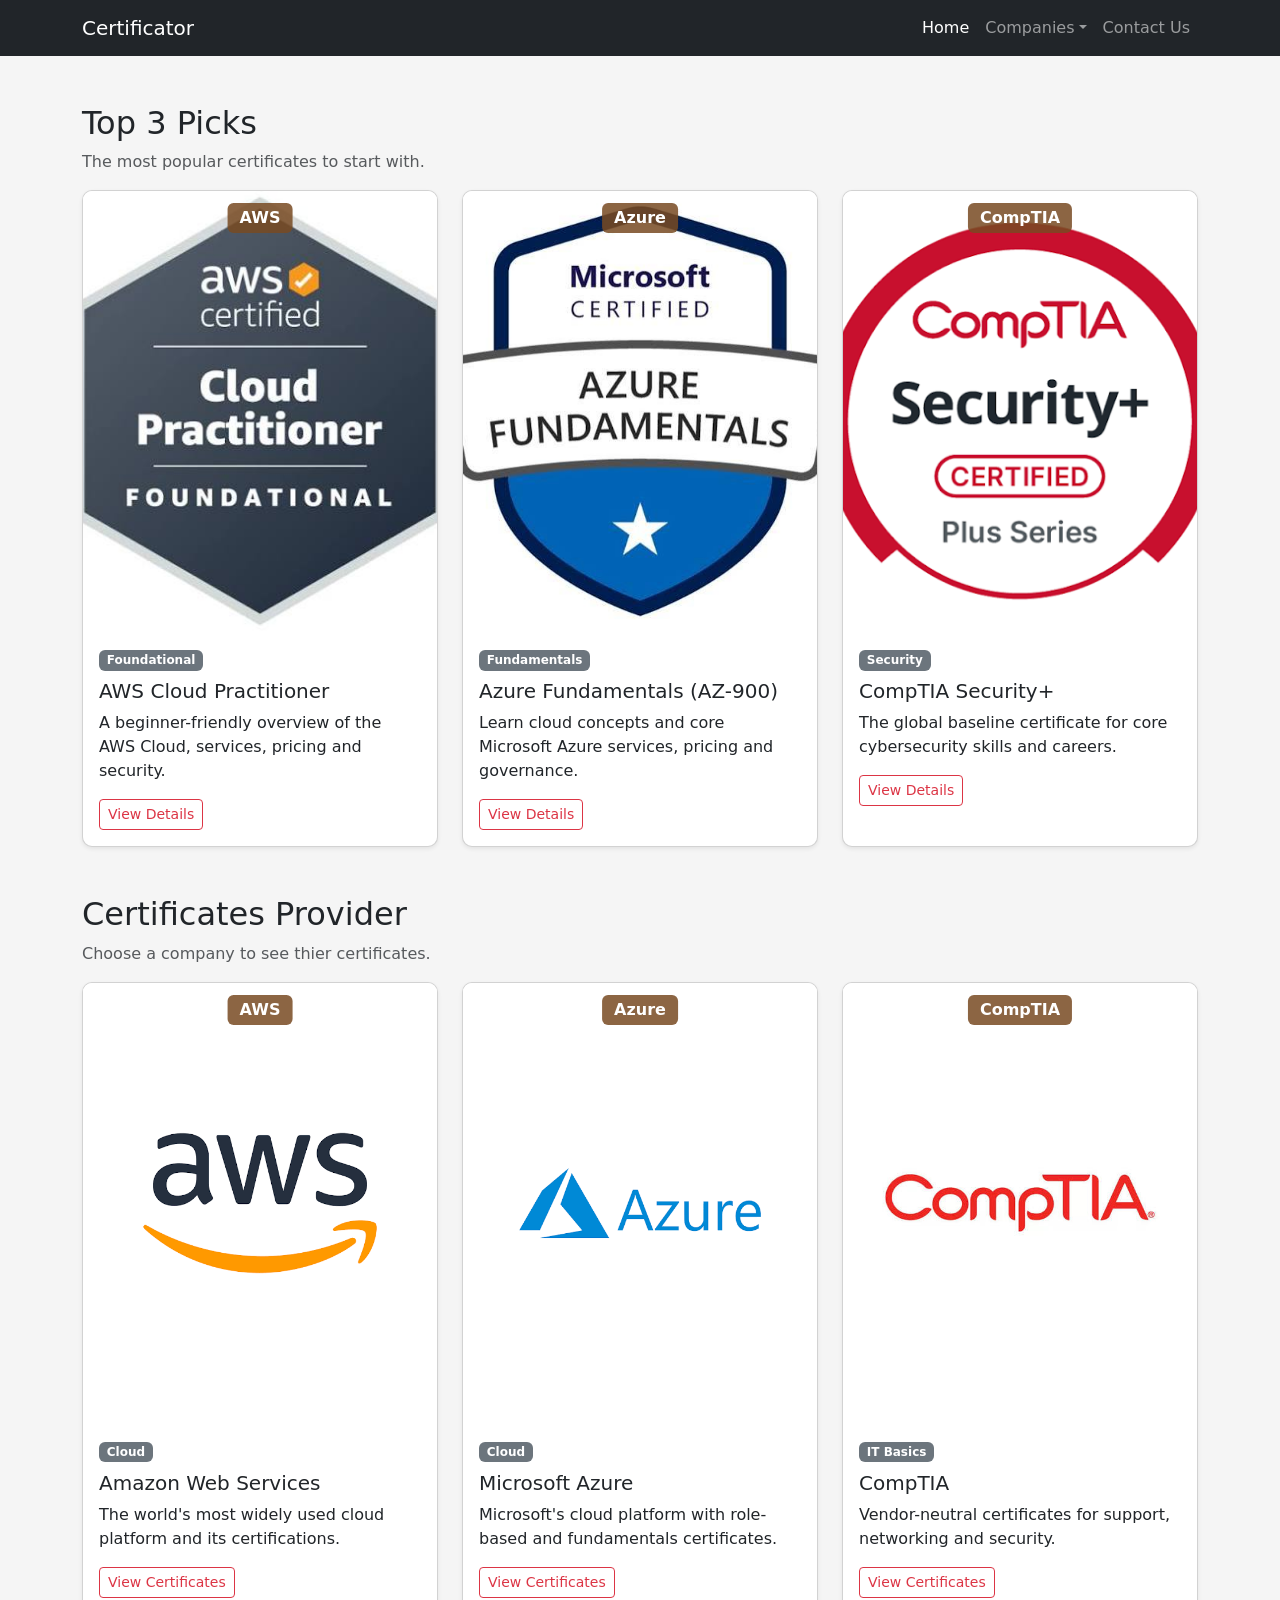
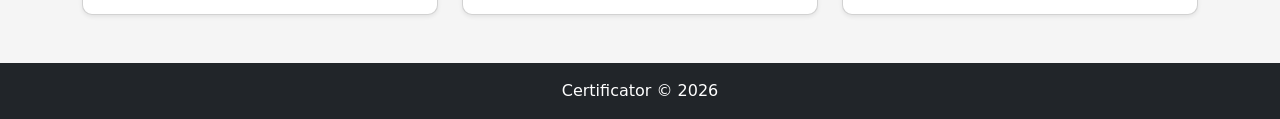
<file: index.html>
<!DOCTYPE html>
<html lang="en">

<head>
  <meta charset="UTF-8">
  <meta name="viewport" content="width=device-width, initial-scale=1">
  <title>Certificator</title>
  <link href="https://cdn.jsdelivr.net/npm/bootstrap@5.3.3/dist/css/bootstrap.min.css" rel="stylesheet">
  <link href="style.css" rel="stylesheet">
</head>

<body>

  <nav class="navbar navbar-expand-lg navbar-dark bg-dark">
    <div class="container">
      <a class="navbar-brand" href="index.html">Certificator</a>
      <button class="navbar-toggler" data-bs-toggle="collapse" data-bs-target="#menu"><span
          class="navbar-toggler-icon"></span></button>
      <div class="collapse navbar-collapse" id="menu">
        <ul class="navbar-nav ms-auto">
          <li class="nav-item"><a class="nav-link active" href="index.html">Home</a></li>
          <li class="nav-item dropdown">
            <a class="nav-link dropdown-toggle" href="#" data-bs-toggle="dropdown">Companies</a>
            <ul class="dropdown-menu">
              <li><a class="dropdown-item" href="aws.html">AWS</a></li>
              <li><a class="dropdown-item" href="azure.html">Azure</a></li>
              <li><a class="dropdown-item" href="comptia.html">CompTIA</a></li>
            </ul>
          </li>
          <li class="nav-item"><a class="nav-link" href="contact.html">Contact Us</a></li>
        </ul>
      </div>
    </div>
  </nav>

  <div class="container my-5">

    <h2>Top 3 Picks</h2>
    <p class="text-muted">The most popular certificates to start with.</p>
    <div class="row row-cols-1 row-cols-sm-2 row-cols-lg-3 g-4">

      <div class="col">
        <div class="card h-100 cert-card shadow-sm">
          <div class="banner-img">
            <img src="images/clf.jpeg" alt="AWS Cloud Practitioner">
            <span class="banner-title">AWS</span>
          </div>
          <div class="card-body">
            <span class="badge bg-secondary">Foundational</span>
            <h5 class="card-title mt-2">AWS Cloud Practitioner</h5>
            <p class="card-text">A beginner-friendly overview of the AWS Cloud, services, pricing and security.</p>
            <a href="Aws_cert/clf.html" class="btn btn-outline-danger btn-sm">View Details</a>
          </div>
        </div>
      </div>

      <div class="col">
        <div class="card h-100 cert-card shadow-sm">
          <div class="banner-img">
            <img src="images/az900.jpeg" alt="Azure Fundamentals">
            <span class="banner-title">Azure</span>
          </div>
          <div class="card-body">
            <span class="badge bg-secondary">Fundamentals</span>
            <h5 class="card-title mt-2">Azure Fundamentals (AZ-900)</h5>
            <p class="card-text">Learn cloud concepts and core Microsoft Azure services, pricing and governance.</p>
            <a href="Azure_cert/az900.html" class="btn btn-outline-danger btn-sm">View Details</a>
          </div>
        </div>
      </div>

      <div class="col">
        <div class="card h-100 cert-card shadow-sm">
          <div class="banner-img">
            <img src="images/s+.png" alt="CompTIA Security+">
            <span class="banner-title">CompTIA</span>
          </div>
          <div class="card-body">
            <span class="badge bg-secondary">Security</span>
            <h5 class="card-title mt-2">CompTIA Security+</h5>
            <p class="card-text">The global baseline certificate for core cybersecurity skills and careers.</p>
            <a href="CompTia_cert/secplus.html" class="btn btn-outline-danger btn-sm">View Details</a>
          </div>
        </div>
      </div>

    </div>

    <h2 class="mt-5">Certificates Provider</h2>
    <p class="text-muted">Choose a company to see thier certificates.</p>
    <div class="row row-cols-1 row-cols-sm-2 row-cols-lg-3 g-4">

      <div class="col">
        <div class="card h-100 cert-card shadow-sm">
          <div class="banner-img logo">
            <img src="images/aws.png" alt="AWS">
            <span class="banner-title">AWS</span>
          </div>
          <div class="card-body">
            <span class="badge bg-secondary">Cloud</span>
            <h5 class="card-title mt-2">Amazon Web Services</h5>
            <p class="card-text">The world's most widely used cloud platform and its certifications.</p>
            <a href="aws.html" class="btn btn-outline-danger btn-sm">View Certificates</a>
          </div>
        </div>
      </div>

      <div class="col">
        <div class="card h-100 cert-card shadow-sm">
          <div class="banner-img logo">
            <img src="images/azure.png" alt="Azure">
            <span class="banner-title">Azure</span>
          </div>
          <div class="card-body">
            <span class="badge bg-secondary">Cloud</span>
            <h5 class="card-title mt-2">Microsoft Azure</h5>
            <p class="card-text">Microsoft's cloud platform with role-based and fundamentals certificates.</p>
            <a href="azure.html" class="btn btn-outline-danger btn-sm">View Certificates</a>
          </div>
        </div>
      </div>

      <div class="col">
        <div class="card h-100 cert-card shadow-sm">
          <div class="banner-img logo">
            <img src="images/comptia.jpeg" alt="CompTIA">
            <span class="banner-title">CompTIA</span>
          </div>
          <div class="card-body">
            <span class="badge bg-secondary">IT Basics</span>
            <h5 class="card-title mt-2">CompTIA</h5>
            <p class="card-text">Vendor-neutral certificates for support, networking and security.</p>
            <a href="comptia.html" class="btn btn-outline-danger btn-sm">View Certificates</a>
          </div>
        </div>
      </div>

    </div>
  </div>

  <footer class="bg-dark text-white text-center py-3">Certificator &copy; 2026</footer>
  <script src="https://cdn.jsdelivr.net/npm/bootstrap@5.3.3/dist/js/bootstrap.bundle.min.js"></script>
</body>

</html>
</file>
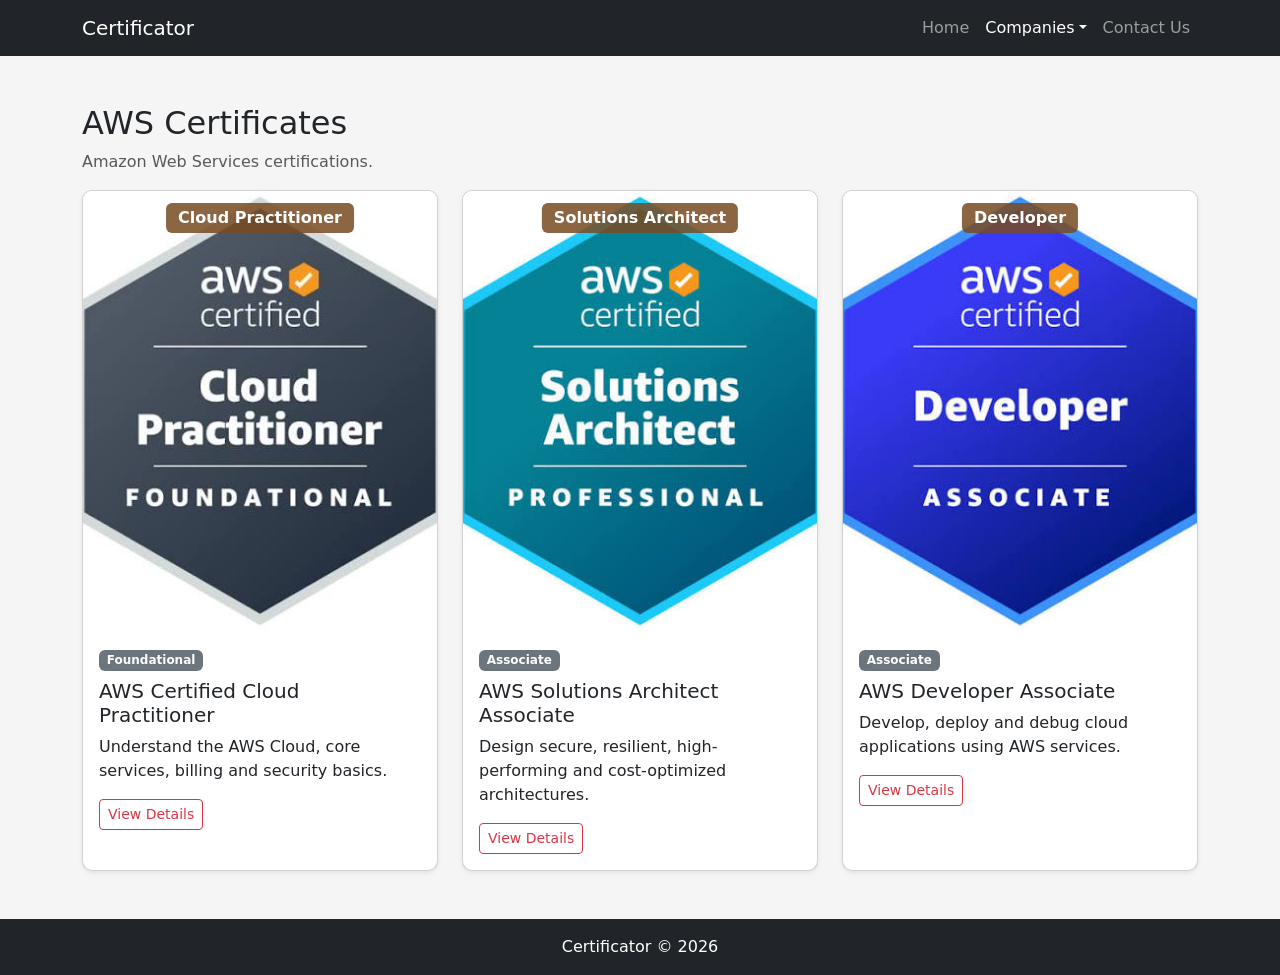
<file: aws.html>
<!DOCTYPE html>
<html lang="en">

<head>
  <meta charset="UTF-8">
  <meta name="viewport" content="width=device-width, initial-scale=1">
  <title>AWS Certificates</title>
  <link href="https://cdn.jsdelivr.net/npm/bootstrap@5.3.3/dist/css/bootstrap.min.css" rel="stylesheet">
  <link href="style.css" rel="stylesheet">
</head>

<body>

  <nav class="navbar navbar-expand-lg navbar-dark bg-dark">
    <div class="container">
      <a class="navbar-brand" href="index.html">Certificator</a>
      <button class="navbar-toggler" data-bs-toggle="collapse" data-bs-target="#menu"><span
          class="navbar-toggler-icon"></span></button>
      <div class="collapse navbar-collapse" id="menu">
        <ul class="navbar-nav ms-auto">
          <li class="nav-item"><a class="nav-link" href="index.html">Home</a></li>
          <li class="nav-item dropdown">
            <a class="nav-link dropdown-toggle active" href="#" data-bs-toggle="dropdown">Companies</a>
            <ul class="dropdown-menu">
              <li><a class="dropdown-item" href="aws.html">AWS</a></li>
              <li><a class="dropdown-item" href="azure.html">Azure</a></li>
              <li><a class="dropdown-item" href="comptia.html">CompTIA</a></li>
            </ul>
          </li>
          <li class="nav-item"><a class="nav-link" href="contact.html">Contact Us</a></li>
        </ul>
      </div>
    </div>
  </nav>

  <div class="container my-5">
    <h2>AWS Certificates</h2>
    <p class="text-muted">Amazon Web Services certifications.</p>
    <div class="row row-cols-1 row-cols-sm-2 row-cols-lg-3 g-4">

      <div class="col">
        <div class="card h-100 cert-card shadow-sm">
          <div class="banner-img">
            <img src="images/clf.jpeg" alt="Cloud Practitioner">
            <span class="banner-title">Cloud Practitioner</span>
          </div>
          <div class="card-body">
            <span class="badge bg-secondary">Foundational</span>
            <h5 class="card-title mt-2">AWS Certified Cloud Practitioner</h5>
            <p class="card-text">Understand the AWS Cloud, core services, billing and security basics.</p>
            <a href="Aws_cert/clf.html" class="btn btn-outline-danger btn-sm">View Details</a>
          </div>
        </div>
      </div>

      <div class="col">
        <div class="card h-100 cert-card shadow-sm">
          <div class="banner-img">
            <img src="images/saa.jpeg" alt="Solutions Architect">
            <span class="banner-title">Solutions Architect</span>
          </div>
          <div class="card-body">
            <span class="badge bg-secondary">Associate</span>
            <h5 class="card-title mt-2">AWS Solutions Architect Associate</h5>
            <p class="card-text">Design secure, resilient, high-performing and cost-optimized architectures.</p>
            <a href="Aws_cert/saa.html" class="btn btn-outline-danger btn-sm">View Details</a>
          </div>
        </div>
      </div>

      <div class="col">
        <div class="card h-100 cert-card shadow-sm">
          <div class="banner-img">
            <img src="images/dva.jpeg" alt="Developer">
            <span class="banner-title">Developer</span>
          </div>
          <div class="card-body">
            <span class="badge bg-secondary">Associate</span>
            <h5 class="card-title mt-2">AWS Developer Associate</h5>
            <p class="card-text">Develop, deploy and debug cloud applications using AWS services.</p>
            <a href="Aws_cert/dva.html" class="btn btn-outline-danger btn-sm">View Details</a>
          </div>
        </div>
      </div>

    </div>
  </div>

  <footer class="bg-dark text-white text-center py-3">Certificator &copy; 2026</footer>
  <script src="https://cdn.jsdelivr.net/npm/bootstrap@5.3.3/dist/js/bootstrap.bundle.min.js"></script>
</body>

</html>
</file>
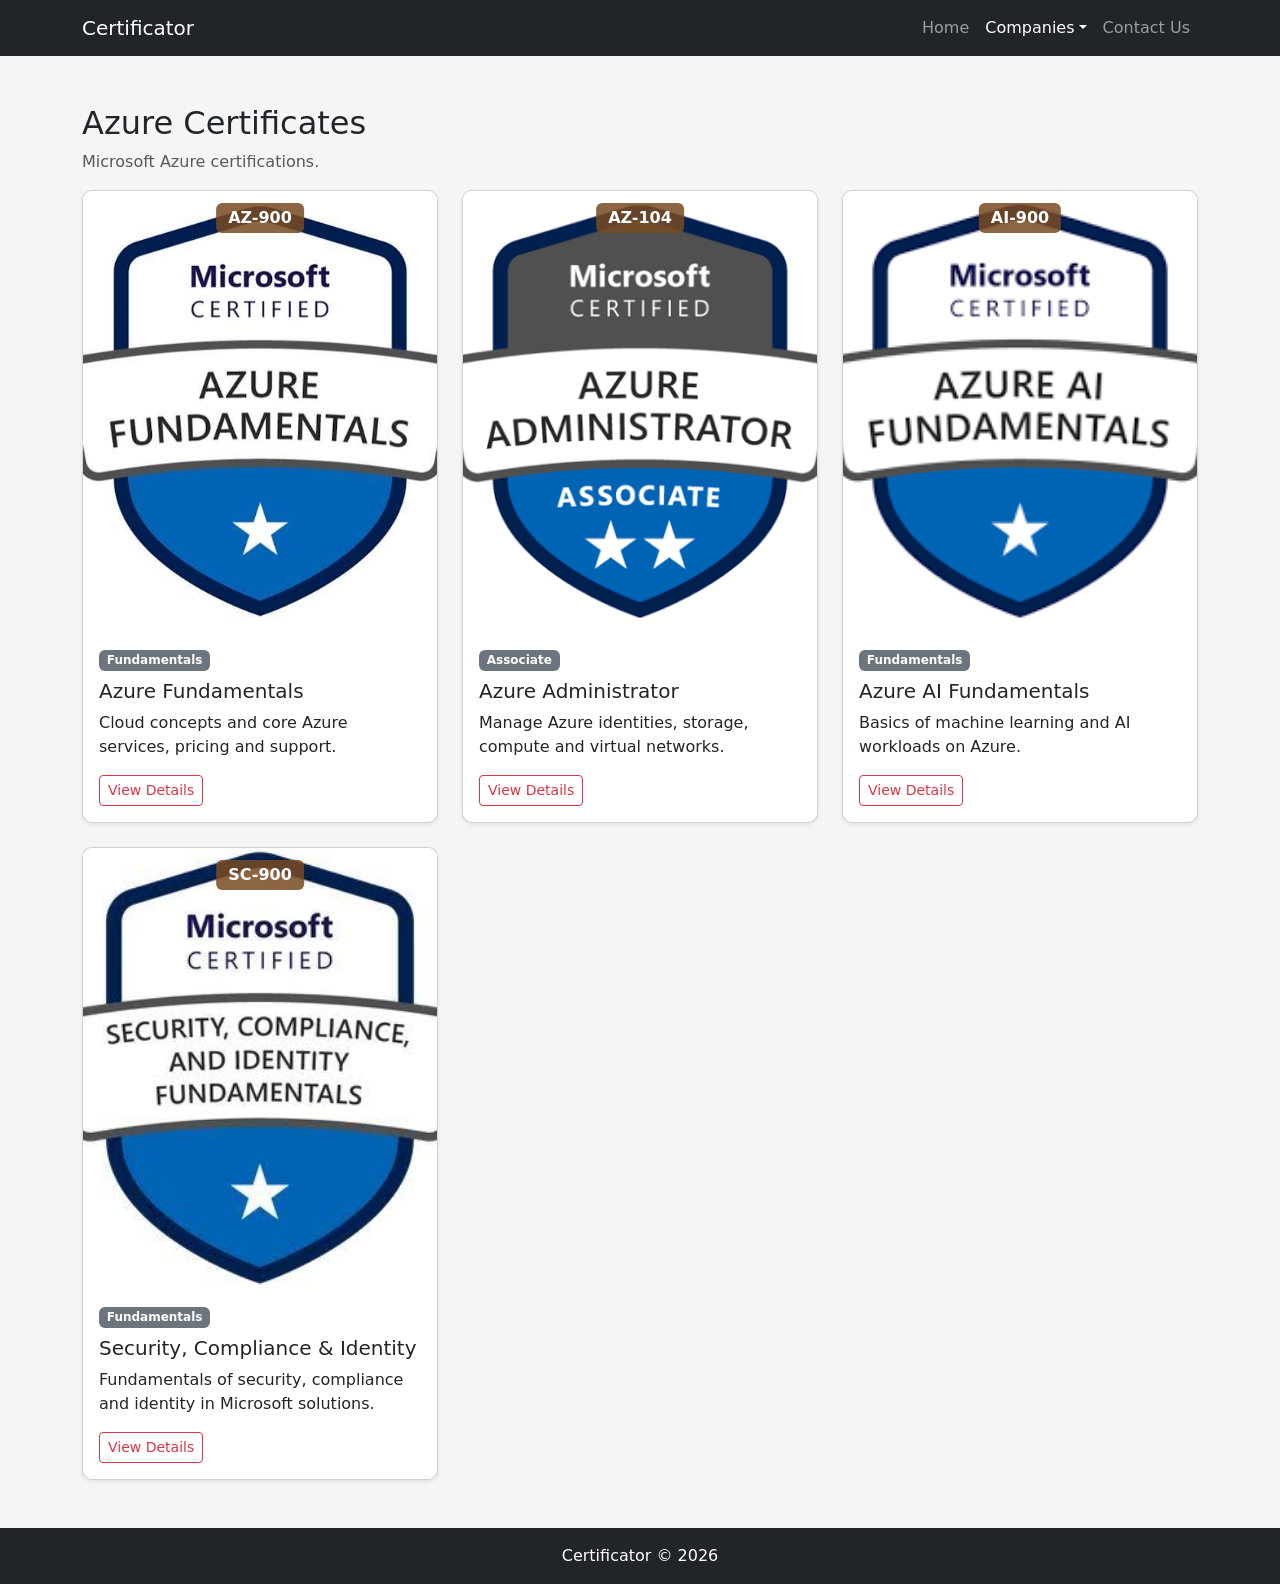
<file: azure.html>
<!DOCTYPE html>
<html lang="en">

<head>
  <meta charset="UTF-8">
  <meta name="viewport" content="width=device-width, initial-scale=1">
  <title>Azure Certificates</title>
  <link href="https://cdn.jsdelivr.net/npm/bootstrap@5.3.3/dist/css/bootstrap.min.css" rel="stylesheet">
  <link href="style.css" rel="stylesheet">
</head>

<body>

  <nav class="navbar navbar-expand-lg navbar-dark bg-dark">
    <div class="container">
      <a class="navbar-brand" href="index.html">Certificator</a>
      <button class="navbar-toggler" data-bs-toggle="collapse" data-bs-target="#menu"><span
          class="navbar-toggler-icon"></span></button>
      <div class="collapse navbar-collapse" id="menu">
        <ul class="navbar-nav ms-auto">
          <li class="nav-item"><a class="nav-link" href="index.html">Home</a></li>
          <li class="nav-item dropdown">
            <a class="nav-link dropdown-toggle active" href="#" data-bs-toggle="dropdown">Companies</a>
            <ul class="dropdown-menu">
              <li><a class="dropdown-item" href="aws.html">AWS</a></li>
              <li><a class="dropdown-item" href="azure.html">Azure</a></li>
              <li><a class="dropdown-item" href="comptia.html">CompTIA</a></li>
            </ul>
          </li>
          <li class="nav-item"><a class="nav-link" href="contact.html">Contact Us</a></li>
        </ul>
      </div>
    </div>
  </nav>

  <div class="container my-5">
    <h2>Azure Certificates</h2>
    <p class="text-muted">Microsoft Azure certifications.</p>
    <div class="row row-cols-1 row-cols-sm-2 row-cols-lg-3 g-4">

      <div class="col">
        <div class="card h-100 cert-card shadow-sm">
          <div class="banner-img">
            <img src="images/az900.jpeg" alt="AZ-900">
            <span class="banner-title">AZ-900</span>
          </div>
          <div class="card-body">
            <span class="badge bg-secondary">Fundamentals</span>
            <h5 class="card-title mt-2">Azure Fundamentals</h5>
            <p class="card-text">Cloud concepts and core Azure services, pricing and support.</p>
            <a href="Azure_cert/az900.html" class="btn btn-outline-danger btn-sm">View Details</a>
          </div>
        </div>
      </div>

      <div class="col">
        <div class="card h-100 cert-card shadow-sm">
          <div class="banner-img">
            <img src="images/az104.png" alt="AZ-104">
            <span class="banner-title">AZ-104</span>
          </div>
          <div class="card-body">
            <span class="badge bg-secondary">Associate</span>
            <h5 class="card-title mt-2">Azure Administrator</h5>
            <p class="card-text">Manage Azure identities, storage, compute and virtual networks.</p>
            <a href="Azure_cert/az104.html" class="btn btn-outline-danger btn-sm">View Details</a>
          </div>
        </div>
      </div>

      <div class="col">
        <div class="card h-100 cert-card shadow-sm">
          <div class="banner-img">
            <img src="images/ai900.png" alt="AI-900">
            <span class="banner-title">AI-900</span>
          </div>
          <div class="card-body">
            <span class="badge bg-secondary">Fundamentals</span>
            <h5 class="card-title mt-2">Azure AI Fundamentals</h5>
            <p class="card-text">Basics of machine learning and AI workloads on Azure.</p>
            <a href="Azure_cert/ai900.html" class="btn btn-outline-danger btn-sm">View Details</a>
          </div>
        </div>
      </div>

      <div class="col">
        <div class="card h-100 cert-card shadow-sm">
          <div class="banner-img">
            <img src="images/sc900.jpeg" alt="SC-900">
            <span class="banner-title">SC-900</span>
          </div>
          <div class="card-body">
            <span class="badge bg-secondary">Fundamentals</span>
            <h5 class="card-title mt-2">Security, Compliance &amp; Identity</h5>
            <p class="card-text">Fundamentals of security, compliance and identity in Microsoft solutions.</p>
            <a href="Azure_cert/sc900.html" class="btn btn-outline-danger btn-sm">View Details</a>
          </div>
        </div>
      </div>

    </div>
  </div>

  <footer class="bg-dark text-white text-center py-3">Certificator &copy; 2026</footer>
  <script src="https://cdn.jsdelivr.net/npm/bootstrap@5.3.3/dist/js/bootstrap.bundle.min.js"></script>
</body>

</html>
</file>
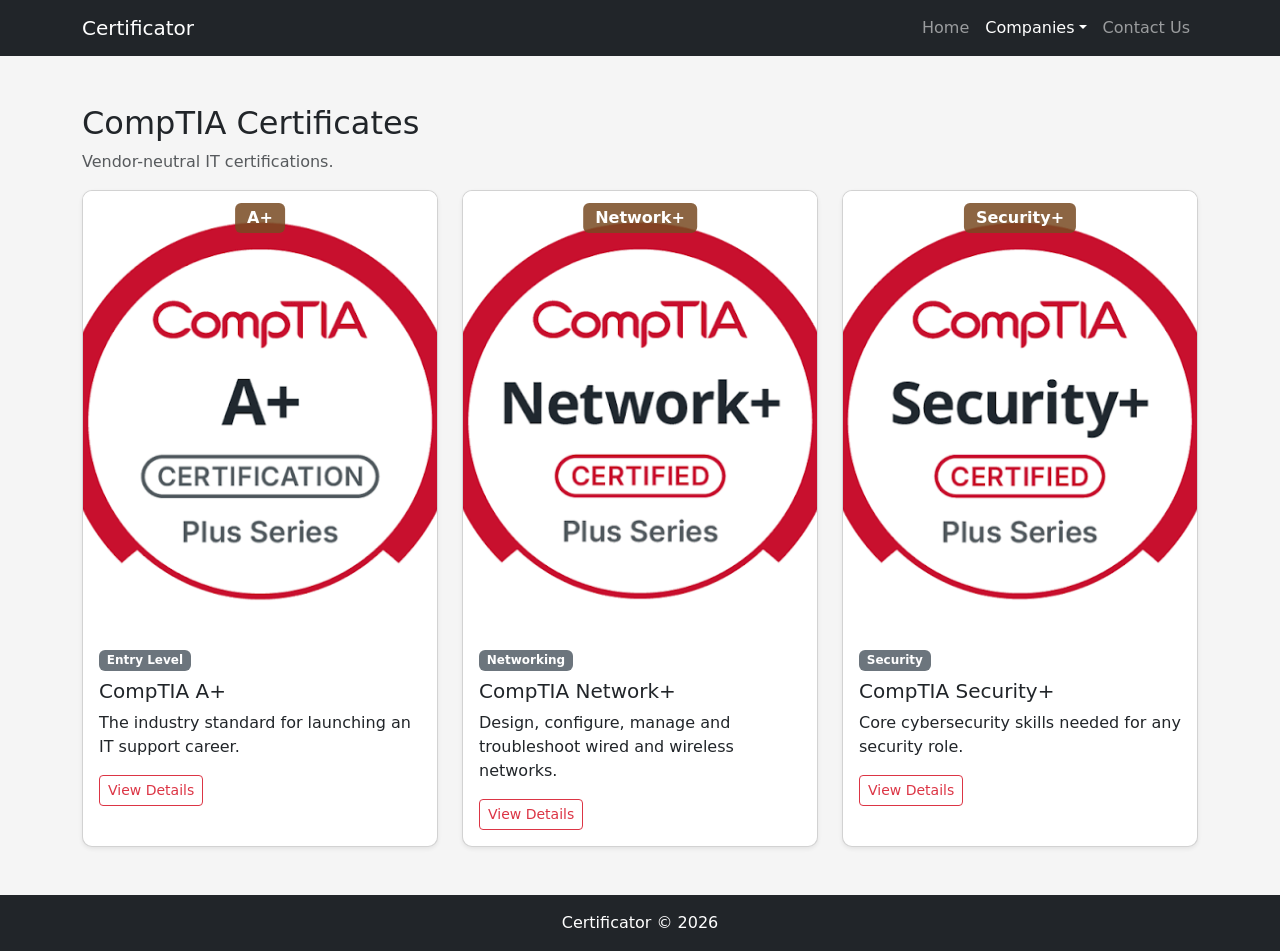
<file: comptia.html>
<!DOCTYPE html>
<html lang="en">

<head>
  <meta charset="UTF-8">
  <meta name="viewport" content="width=device-width, initial-scale=1">
  <title>CompTIA Certificates</title>
  <link href="https://cdn.jsdelivr.net/npm/bootstrap@5.3.3/dist/css/bootstrap.min.css" rel="stylesheet">
  <link href="style.css" rel="stylesheet">
</head>

<body>

  <nav class="navbar navbar-expand-lg navbar-dark bg-dark">
    <div class="container">
      <a class="navbar-brand" href="index.html">Certificator</a>
      <button class="navbar-toggler" data-bs-toggle="collapse" data-bs-target="#menu"><span
          class="navbar-toggler-icon"></span></button>
      <div class="collapse navbar-collapse" id="menu">
        <ul class="navbar-nav ms-auto">
          <li class="nav-item"><a class="nav-link" href="index.html">Home</a></li>
          <li class="nav-item dropdown">
            <a class="nav-link dropdown-toggle active" href="#" data-bs-toggle="dropdown">Companies</a>
            <ul class="dropdown-menu">
              <li><a class="dropdown-item" href="aws.html">AWS</a></li>
              <li><a class="dropdown-item" href="azure.html">Azure</a></li>
              <li><a class="dropdown-item" href="comptia.html">CompTIA</a></li>
            </ul>
          </li>
          <li class="nav-item"><a class="nav-link" href="contact.html">Contact Us</a></li>
        </ul>
      </div>
    </div>
  </nav>

  <div class="container my-5">
    <h2>CompTIA Certificates</h2>
    <p class="text-muted">Vendor-neutral IT certifications.</p>
    <div class="row row-cols-1 row-cols-sm-2 row-cols-lg-3 g-4">

      <div class="col">
        <div class="card h-100 cert-card shadow-sm">
          <div class="banner-img">
            <img src="images/a+.png" alt="A+">
            <span class="banner-title">A+</span>
          </div>
          <div class="card-body">
            <span class="badge bg-secondary">Entry Level</span>
            <h5 class="card-title mt-2">CompTIA A+</h5>
            <p class="card-text">The industry standard for launching an IT support career.</p>
            <a href="CompTia_cert/aplus.html" class="btn btn-outline-danger btn-sm">View Details</a>
          </div>
        </div>
      </div>

      <div class="col">
        <div class="card h-100 cert-card shadow-sm">
          <div class="banner-img">
            <img src="images/n+.png" alt="Network+">
            <span class="banner-title">Network+</span>
          </div>
          <div class="card-body">
            <span class="badge bg-secondary">Networking</span>
            <h5 class="card-title mt-2">CompTIA Network+</h5>
            <p class="card-text">Design, configure, manage and troubleshoot wired and wireless networks.</p>
            <a href="CompTia_cert/netplus.html" class="btn btn-outline-danger btn-sm">View Details</a>
          </div>
        </div>
      </div>

      <div class="col">
        <div class="card h-100 cert-card shadow-sm">
          <div class="banner-img">
            <img src="images/s+.png" alt="Security+">
            <span class="banner-title">Security+</span>
          </div>
          <div class="card-body">
            <span class="badge bg-secondary">Security</span>
            <h5 class="card-title mt-2">CompTIA Security+</h5>
            <p class="card-text">Core cybersecurity skills needed for any security role.</p>
            <a href="CompTia_cert/secplus.html" class="btn btn-outline-danger btn-sm">View Details</a>
          </div>
        </div>
      </div>

    </div>
  </div>

  <footer class="bg-dark text-white text-center py-3">Certificator &copy; 2026</footer>
  <script src="https://cdn.jsdelivr.net/npm/bootstrap@5.3.3/dist/js/bootstrap.bundle.min.js"></script>
</body>

</html>
</file>
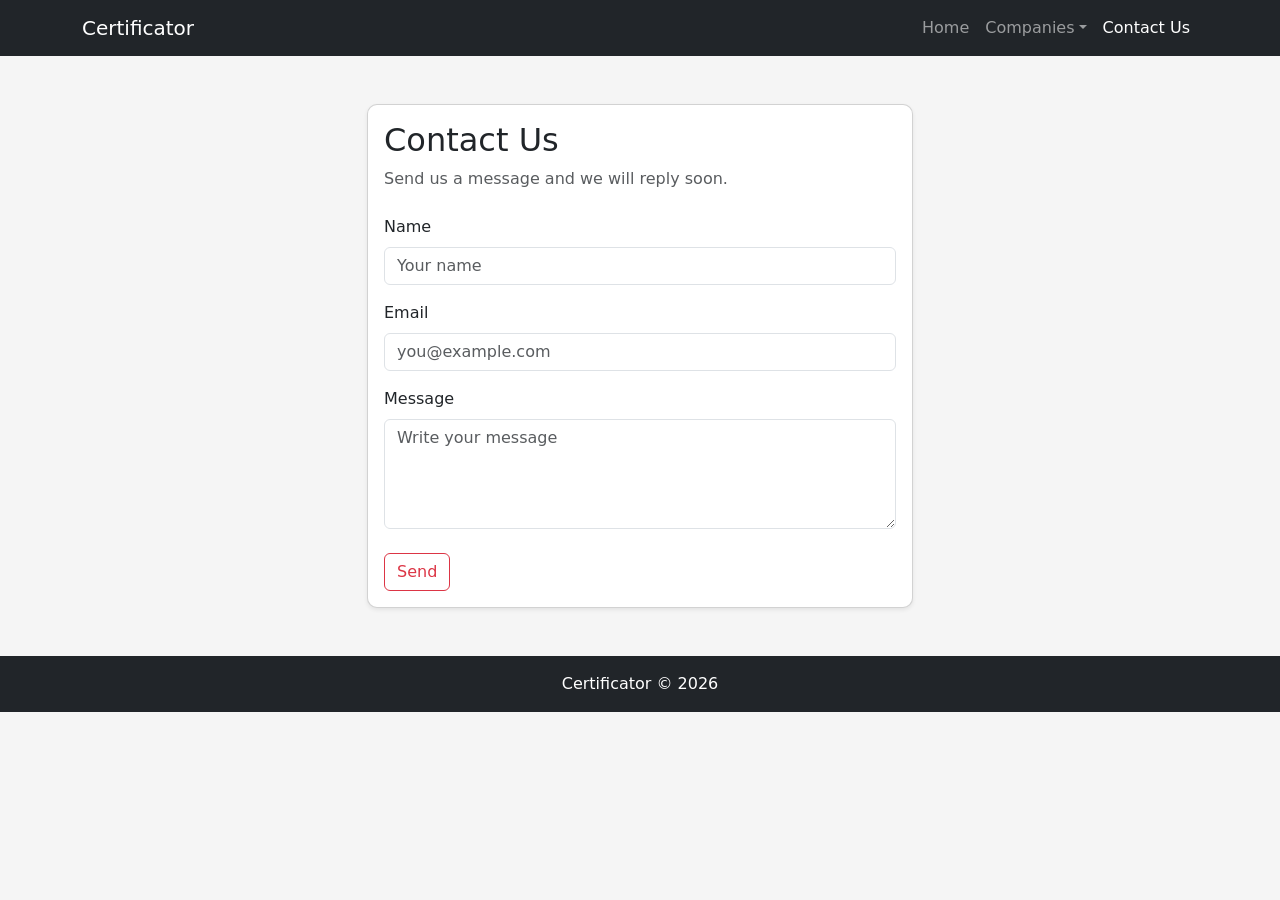
<file: contact.html>
<!DOCTYPE html>
<html lang="en">
<head>
  <meta charset="UTF-8">
  <meta name="viewport" content="width=device-width, initial-scale=1">
  <title>Contact Us</title>
  <link href="https://cdn.jsdelivr.net/npm/bootstrap@5.3.3/dist/css/bootstrap.min.css" rel="stylesheet">
  <link href="style.css" rel="stylesheet">
</head>
<body>

<nav class="navbar navbar-expand-lg navbar-dark bg-dark">
  <div class="container">
    <a class="navbar-brand" href="index.html">Certificator</a>
    <button class="navbar-toggler" data-bs-toggle="collapse" data-bs-target="#menu"><span class="navbar-toggler-icon"></span></button>
    <div class="collapse navbar-collapse" id="menu">
      <ul class="navbar-nav ms-auto">
        <li class="nav-item"><a class="nav-link" href="index.html">Home</a></li>
        <li class="nav-item dropdown">
          <a class="nav-link dropdown-toggle" href="#" data-bs-toggle="dropdown">Companies</a>
          <ul class="dropdown-menu">
            <li><a class="dropdown-item" href="aws.html">AWS</a></li>
            <li><a class="dropdown-item" href="azure.html">Azure</a></li>
            <li><a class="dropdown-item" href="comptia.html">CompTIA</a></li>
          </ul>
        </li>
        <li class="nav-item"><a class="nav-link active" href="contact.html">Contact Us</a></li>
      </ul>
    </div>
  </div>
</nav>

<div class="container my-5">
  <div class="row justify-content-center">
    <div class="col-12 col-lg-6">
      <div class="card shadow-sm cert-card">
        <div class="card-body">
          <h2>Contact Us</h2>
          <p class="text-muted">Send us a message and we will reply soon.</p>
          <form>
            <label class="form-label mt-2">Name</label>
            <input type="text" class="form-control" placeholder="Your name">
            <label class="form-label mt-3">Email</label>
            <input type="email" class="form-control" placeholder="you@example.com">
            <label class="form-label mt-3">Message</label>
            <textarea class="form-control" rows="4" placeholder="Write your message"></textarea>
            <button type="button" class="btn btn-outline-danger mt-4">Send</button>
          </form>
        </div>
      </div>
    </div>
  </div>
</div>

<footer class="bg-dark text-white text-center py-3">Certificator &copy; 2026</footer>
<script src="https://cdn.jsdelivr.net/npm/bootstrap@5.3.3/dist/js/bootstrap.bundle.min.js"></script>
</body>
</html>
</file>
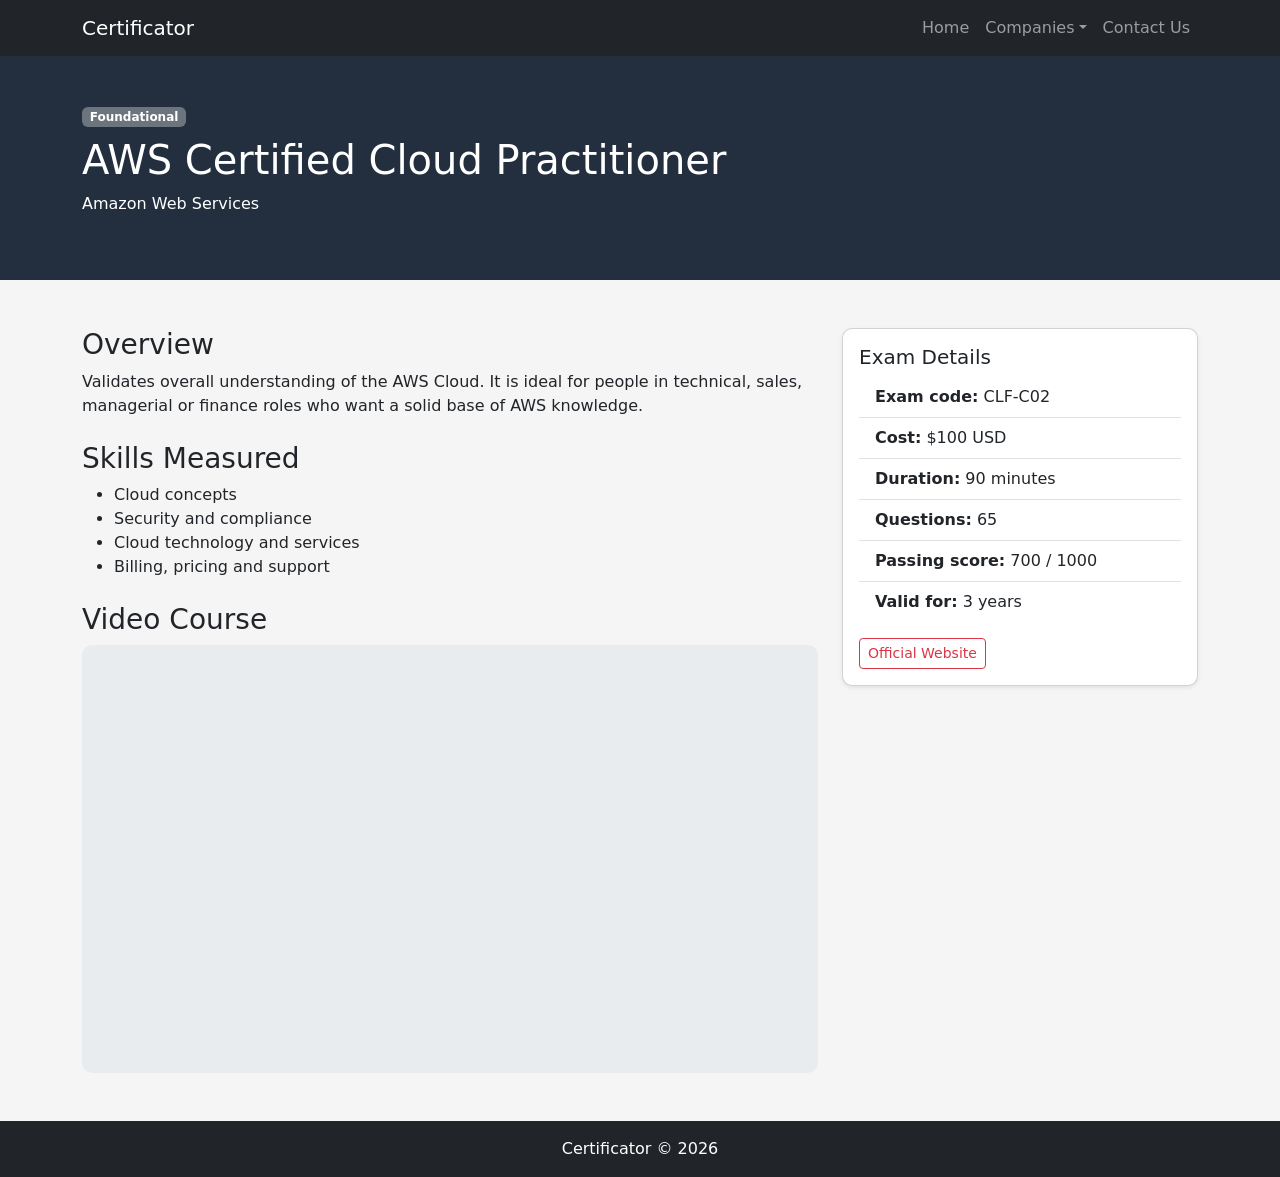
<file: Aws_cert/clf.html>
<!DOCTYPE html>
<html lang="en">

<head>
  <meta charset="UTF-8">
  <meta name="viewport" content="width=device-width, initial-scale=1">
  <title>AWS Certified Cloud Practitioner</title>
  <link href="https://cdn.jsdelivr.net/npm/bootstrap@5.3.3/dist/css/bootstrap.min.css" rel="stylesheet">
  <link href="../style.css" rel="stylesheet">
</head>

<body>

  <nav class="navbar navbar-expand-lg navbar-dark bg-dark">
    <div class="container">
      <a class="navbar-brand" href="../index.html">Certificator</a>
      <button class="navbar-toggler" data-bs-toggle="collapse" data-bs-target="#menu"><span
          class="navbar-toggler-icon"></span></button>
      <div class="collapse navbar-collapse" id="menu">
        <ul class="navbar-nav ms-auto">
          <li class="nav-item"><a class="nav-link" href="../index.html">Home</a></li>
          <li class="nav-item dropdown">
            <a class="nav-link dropdown-toggle" href="#" data-bs-toggle="dropdown">Companies</a>
            <ul class="dropdown-menu">
              <li><a class="dropdown-item" href="../aws.html">AWS</a></li>
              <li><a class="dropdown-item" href="../azure.html">Azure</a></li>
              <li><a class="dropdown-item" href="../comptia.html">CompTIA</a></li>
            </ul>
          </li>
          <li class="nav-item"><a class="nav-link" href="../contact.html">Contact Us</a></li>
        </ul>
      </div>
    </div>
  </nav>

  <div class="hero-box hero-clf py-5">
    <div class="container">
      <span class="badge bg-secondary">Foundational</span>
      <h1 class="mt-2">AWS Certified Cloud Practitioner</h1>
      <p>Amazon Web Services</p>
    </div>
  </div>

  <div class="container my-5">
    <div class="row g-4">
      <div class="col-12 col-lg-8">
        <h3>Overview</h3>
        <p>Validates overall understanding of the AWS Cloud. It is ideal for people in technical, sales, managerial or
          finance roles who want a solid base of AWS knowledge.</p>

        <h3 class="mt-4">Skills Measured</h3>
        <ul>
          <li>Cloud concepts</li>
          <li>Security and compliance</li>
          <li>Cloud technology and services</li>
          <li>Billing, pricing and support</li>
        </ul>

        <h3 class="mt-4">Video Course</h3>
        <div class="video-box p-3">
          <div class="ratio ratio-16x9">
            <iframe src="https://www.youtube.com/embed/7HKot-brXFE" allowfullscreen></iframe>
          </div>
        </div>
      </div>

      <div class="col-12 col-lg-4">
        <div class="card shadow-sm cert-card">
          <div class="card-body">
            <h5>Exam Details</h5>
            <ul class="list-group list-group-flush">
              <li class="list-group-item"><strong>Exam code:</strong> CLF-C02</li>
              <li class="list-group-item"><strong>Cost:</strong> $100 USD</li>
              <li class="list-group-item"><strong>Duration:</strong> 90 minutes</li>
              <li class="list-group-item"><strong>Questions:</strong> 65</li>
              <li class="list-group-item"><strong>Passing score:</strong> 700 / 1000</li>
              <li class="list-group-item"><strong>Valid for:</strong> 3 years</li>
            </ul>
            <a href="https://aws.amazon.com/certification/" target="_blank"
              class="btn btn-outline-danger btn-sm mt-3">Official Website</a>
          </div>
        </div>
      </div>
    </div>
  </div>

  <footer class="bg-dark text-white text-center py-3">Certificator &copy; 2026</footer>
  <script src="https://cdn.jsdelivr.net/npm/bootstrap@5.3.3/dist/js/bootstrap.bundle.min.js"></script>
</body>

</html>
</file>
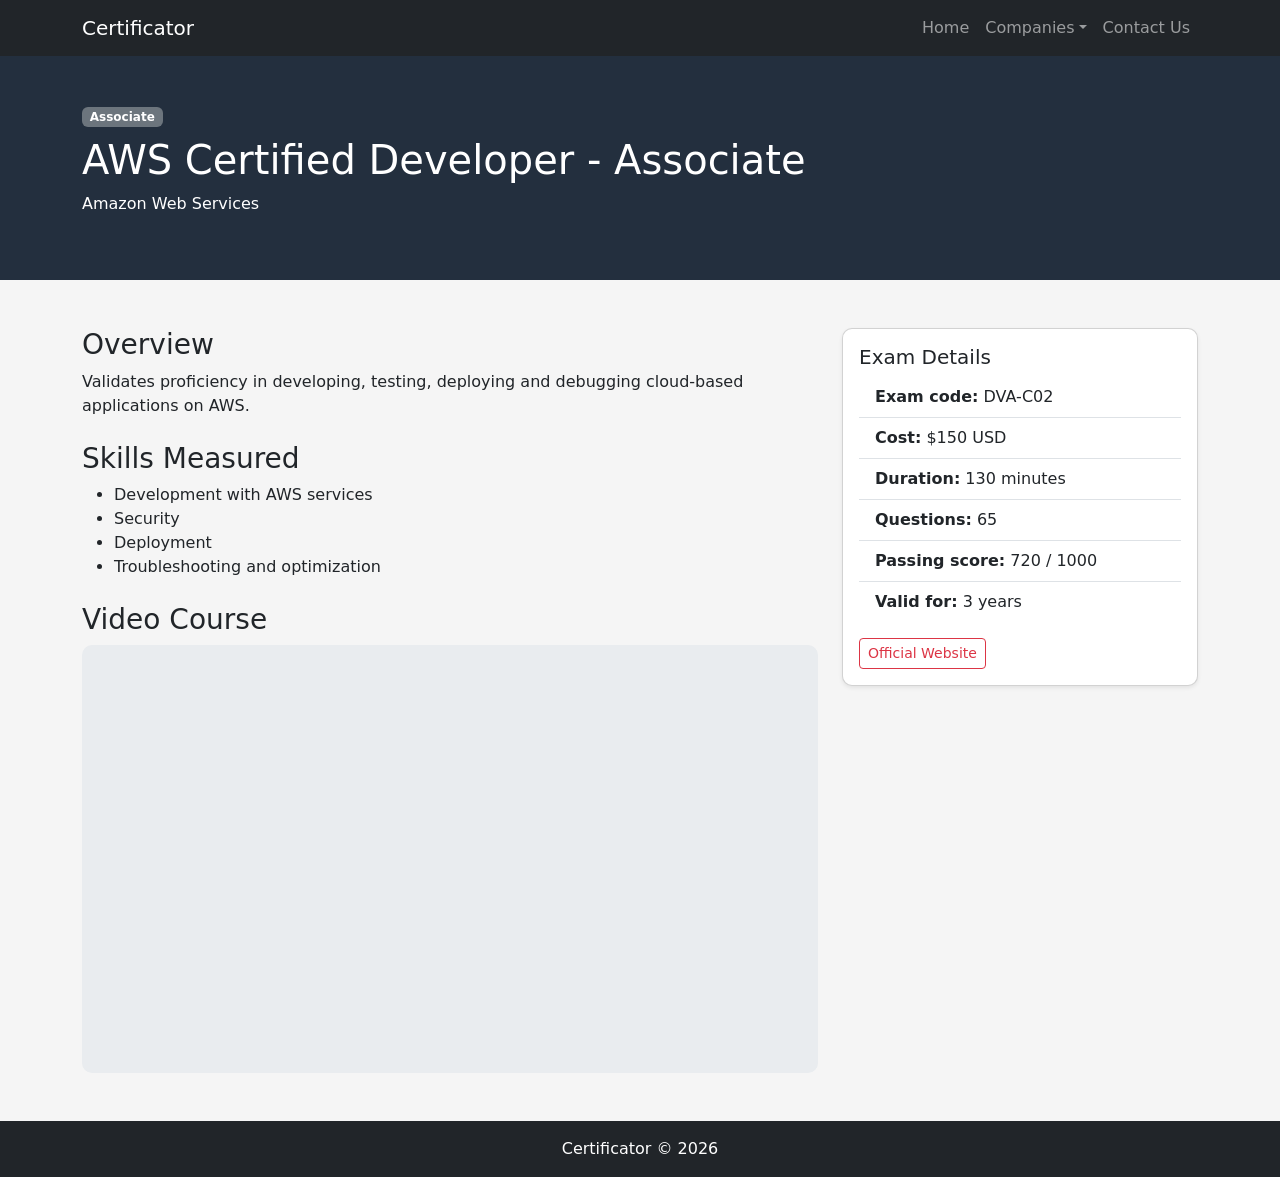
<file: Aws_cert/dva.html>
<!DOCTYPE html>
<html lang="en">

<head>
  <meta charset="UTF-8">
  <meta name="viewport" content="width=device-width, initial-scale=1">
  <title>AWS Developer Associate</title>
  <link href="https://cdn.jsdelivr.net/npm/bootstrap@5.3.3/dist/css/bootstrap.min.css" rel="stylesheet">
  <link href="../style.css" rel="stylesheet">
</head>

<body>

  <nav class="navbar navbar-expand-lg navbar-dark bg-dark">
    <div class="container">
      <a class="navbar-brand" href="../index.html">Certificator</a>
      <button class="navbar-toggler" data-bs-toggle="collapse" data-bs-target="#menu"><span
          class="navbar-toggler-icon"></span></button>
      <div class="collapse navbar-collapse" id="menu">
        <ul class="navbar-nav ms-auto">
          <li class="nav-item"><a class="nav-link" href="../index.html">Home</a></li>
          <li class="nav-item dropdown">
            <a class="nav-link dropdown-toggle" href="#" data-bs-toggle="dropdown">Companies</a>
            <ul class="dropdown-menu">
              <li><a class="dropdown-item" href="../aws.html">AWS</a></li>
              <li><a class="dropdown-item" href="../azure.html">Azure</a></li>
              <li><a class="dropdown-item" href="../comptia.html">CompTIA</a></li>
            </ul>
          </li>
          <li class="nav-item"><a class="nav-link" href="../contact.html">Contact Us</a></li>
        </ul>
      </div>
    </div>
  </nav>

  <div class="hero-box hero-dva py-5">
    <div class="container">
      <span class="badge bg-secondary">Associate</span>
      <h1 class="mt-2">AWS Certified Developer - Associate</h1>
      <p>Amazon Web Services</p>
    </div>
  </div>

  <div class="container my-5">
    <div class="row g-4">
      <div class="col-12 col-lg-8">
        <h3>Overview</h3>
        <p>Validates proficiency in developing, testing, deploying and debugging cloud-based applications on AWS.</p>

        <h3 class="mt-4">Skills Measured</h3>
        <ul>
          <li>Development with AWS services</li>
          <li>Security</li>
          <li>Deployment</li>
          <li>Troubleshooting and optimization</li>
        </ul>

        <h3 class="mt-4">Video Course</h3>
        <div class="video-box p-3">
          <div class="ratio ratio-16x9">
            <iframe src="https://www.youtube.com/embed/TTcyhhH2FWE" allowfullscreen></iframe>
          </div>
        </div>
      </div>

      <div class="col-12 col-lg-4">
        <div class="card shadow-sm cert-card">
          <div class="card-body">
            <h5>Exam Details</h5>
            <ul class="list-group list-group-flush">
              <li class="list-group-item"><strong>Exam code:</strong> DVA-C02</li>
              <li class="list-group-item"><strong>Cost:</strong> $150 USD</li>
              <li class="list-group-item"><strong>Duration:</strong> 130 minutes</li>
              <li class="list-group-item"><strong>Questions:</strong> 65</li>
              <li class="list-group-item"><strong>Passing score:</strong> 720 / 1000</li>
              <li class="list-group-item"><strong>Valid for:</strong> 3 years</li>
            </ul>
            <a href="https://aws.amazon.com/certification/" target="_blank"
              class="btn btn-outline-danger btn-sm mt-3">Official Website</a>
          </div>
        </div>
      </div>
    </div>
  </div>

  <footer class="bg-dark text-white text-center py-3">Certificator &copy; 2026</footer>
  <script src="https://cdn.jsdelivr.net/npm/bootstrap@5.3.3/dist/js/bootstrap.bundle.min.js"></script>
</body>

</html>
</file>
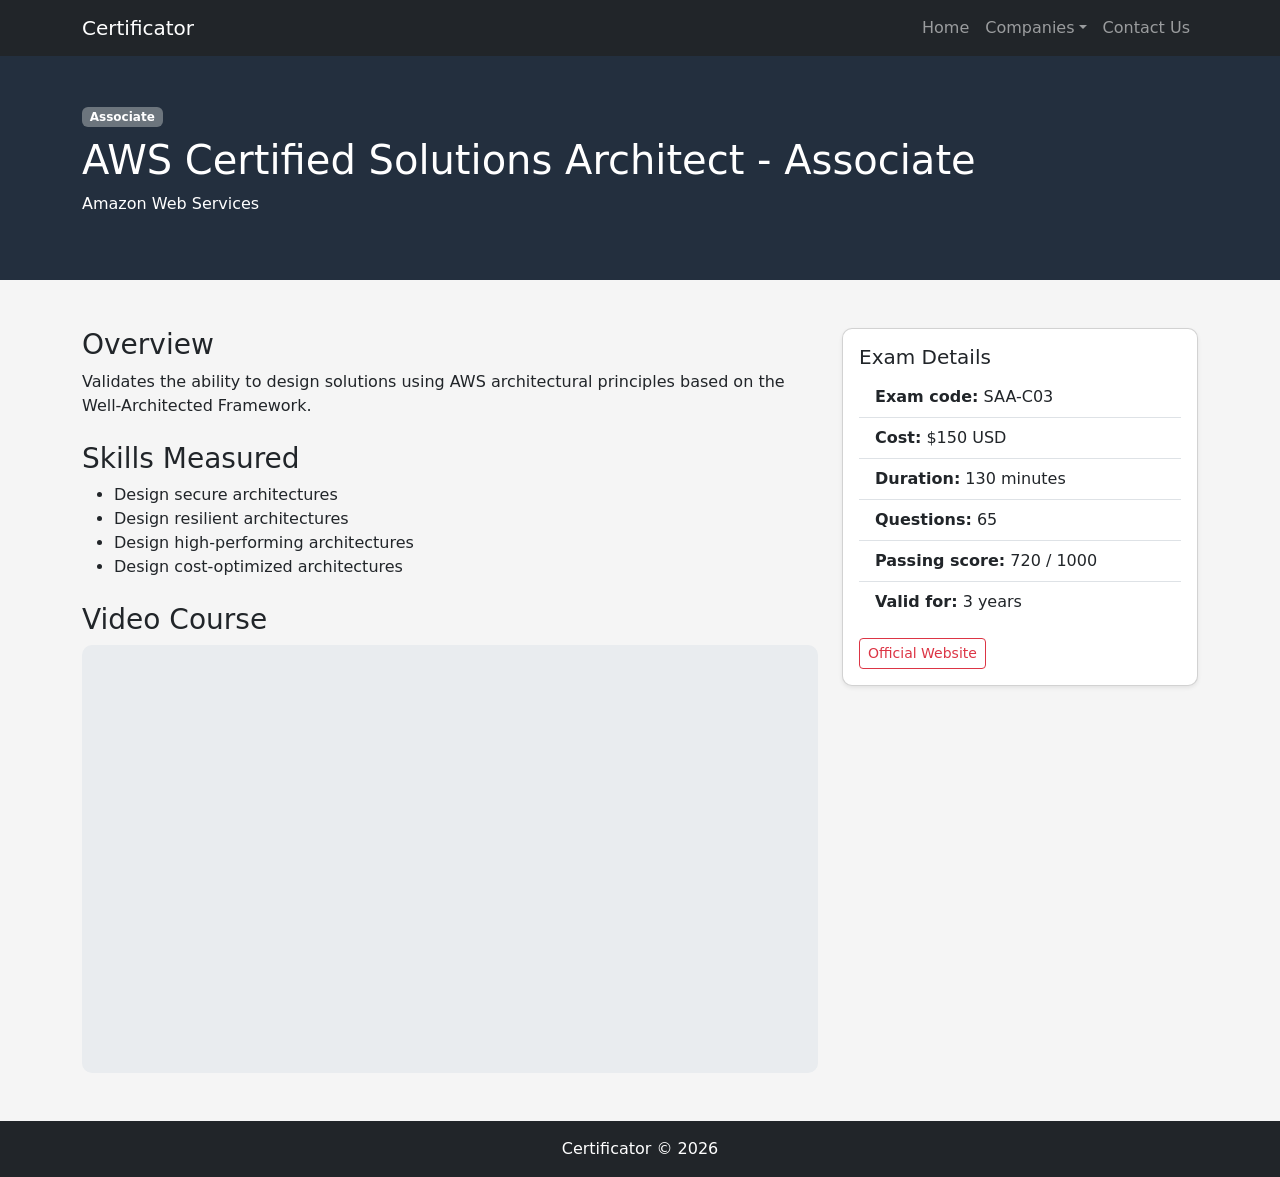
<file: Aws_cert/saa.html>
<!DOCTYPE html>
<html lang="en">

<head>
  <meta charset="UTF-8">
  <meta name="viewport" content="width=device-width, initial-scale=1">
  <title>AWS Solutions Architect Associate</title>
  <link href="https://cdn.jsdelivr.net/npm/bootstrap@5.3.3/dist/css/bootstrap.min.css" rel="stylesheet">
  <link href="../style.css" rel="stylesheet">
</head>

<body>

  <nav class="navbar navbar-expand-lg navbar-dark bg-dark">
    <div class="container">
      <a class="navbar-brand" href="../index.html">Certificator</a>
      <button class="navbar-toggler" data-bs-toggle="collapse" data-bs-target="#menu"><span
          class="navbar-toggler-icon"></span></button>
      <div class="collapse navbar-collapse" id="menu">
        <ul class="navbar-nav ms-auto">
          <li class="nav-item"><a class="nav-link" href="../index.html">Home</a></li>
          <li class="nav-item dropdown">
            <a class="nav-link dropdown-toggle" href="#" data-bs-toggle="dropdown">Companies</a>
            <ul class="dropdown-menu">
              <li><a class="dropdown-item" href="../aws.html">AWS</a></li>
              <li><a class="dropdown-item" href="../azure.html">Azure</a></li>
              <li><a class="dropdown-item" href="../comptia.html">CompTIA</a></li>
            </ul>
          </li>
          <li class="nav-item"><a class="nav-link" href="../contact.html">Contact Us</a></li>
        </ul>
      </div>
    </div>
  </nav>

  <div class="hero-box hero-saa py-5">
    <div class="container">
      <span class="badge bg-secondary">Associate</span>
      <h1 class="mt-2">AWS Certified Solutions Architect - Associate</h1>
      <p>Amazon Web Services</p>
    </div>
  </div>

  <div class="container my-5">
    <div class="row g-4">
      <div class="col-12 col-lg-8">
        <h3>Overview</h3>
        <p>Validates the ability to design solutions using AWS architectural principles based on the Well-Architected
          Framework.</p>

        <h3 class="mt-4">Skills Measured</h3>
        <ul>
          <li>Design secure architectures</li>
          <li>Design resilient architectures</li>
          <li>Design high-performing architectures</li>
          <li>Design cost-optimized architectures</li>
        </ul>

        <h3 class="mt-4">Video Course</h3>
        <div class="video-box p-3">
          <div class="ratio ratio-16x9">
            <iframe src="https://www.youtube.com/embed/c3Cn4xYfxJY" allowfullscreen></iframe>
          </div>
        </div>
      </div>

      <div class="col-12 col-lg-4">
        <div class="card shadow-sm cert-card">
          <div class="card-body">
            <h5>Exam Details</h5>
            <ul class="list-group list-group-flush">
              <li class="list-group-item"><strong>Exam code:</strong> SAA-C03</li>
              <li class="list-group-item"><strong>Cost:</strong> $150 USD</li>
              <li class="list-group-item"><strong>Duration:</strong> 130 minutes</li>
              <li class="list-group-item"><strong>Questions:</strong> 65</li>
              <li class="list-group-item"><strong>Passing score:</strong> 720 / 1000</li>
              <li class="list-group-item"><strong>Valid for:</strong> 3 years</li>
            </ul>
            <a href="https://aws.amazon.com/certification/" target="_blank"
              class="btn btn-outline-danger btn-sm mt-3">Official Website</a>
          </div>
        </div>
      </div>
    </div>
  </div>

  <footer class="bg-dark text-white text-center py-3">Certificator &copy; 2026</footer>
  <script src="https://cdn.jsdelivr.net/npm/bootstrap@5.3.3/dist/js/bootstrap.bundle.min.js"></script>
</body>

</html>
</file>
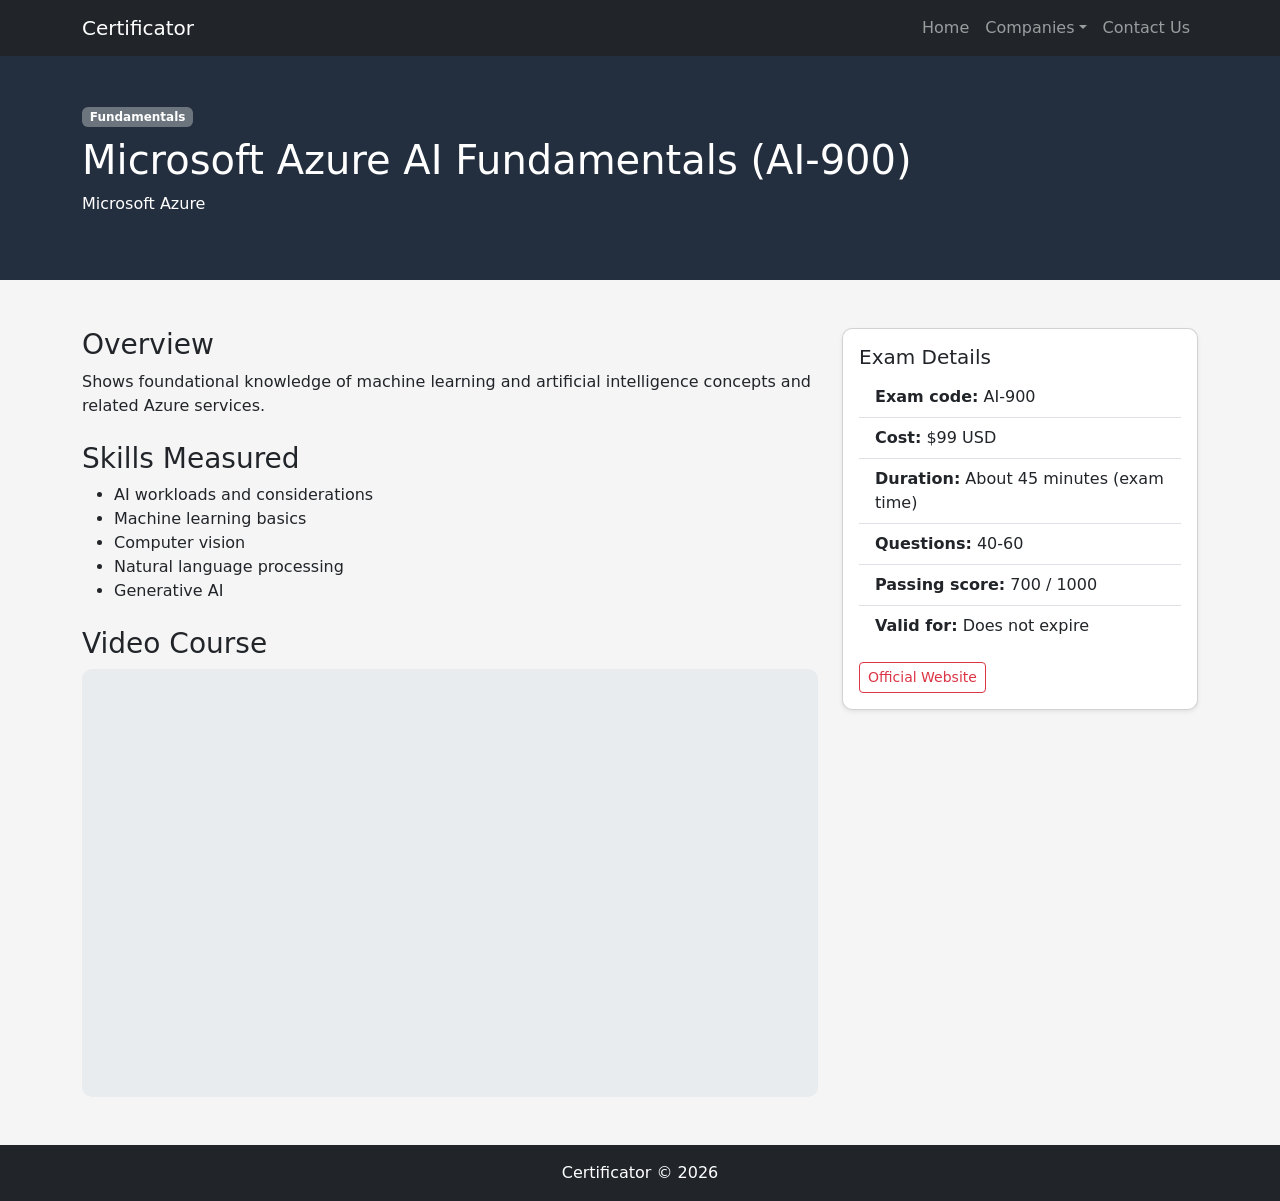
<file: Azure_cert/ai900.html>
<!DOCTYPE html>
<html lang="en">

<head>
  <meta charset="UTF-8">
  <meta name="viewport" content="width=device-width, initial-scale=1">
  <title>Microsoft Azure AI Fundamentals</title>
  <link href="https://cdn.jsdelivr.net/npm/bootstrap@5.3.3/dist/css/bootstrap.min.css" rel="stylesheet">
  <link href="../style.css" rel="stylesheet">
</head>

<body>

  <nav class="navbar navbar-expand-lg navbar-dark bg-dark">
    <div class="container">
      <a class="navbar-brand" href="../index.html">Certificator</a>
      <button class="navbar-toggler" data-bs-toggle="collapse" data-bs-target="#menu"><span
          class="navbar-toggler-icon"></span></button>
      <div class="collapse navbar-collapse" id="menu">
        <ul class="navbar-nav ms-auto">
          <li class="nav-item"><a class="nav-link" href="../index.html">Home</a></li>
          <li class="nav-item dropdown">
            <a class="nav-link dropdown-toggle" href="#" data-bs-toggle="dropdown">Companies</a>
            <ul class="dropdown-menu">
              <li><a class="dropdown-item" href="../aws.html">AWS</a></li>
              <li><a class="dropdown-item" href="../azure.html">Azure</a></li>
              <li><a class="dropdown-item" href="../comptia.html">CompTIA</a></li>
            </ul>
          </li>
          <li class="nav-item"><a class="nav-link" href="../contact.html">Contact Us</a></li>
        </ul>
      </div>
    </div>
  </nav>

  <div class="hero-box hero-ai900 py-5">
    <div class="container">
      <span class="badge bg-secondary">Fundamentals</span>
      <h1 class="mt-2">Microsoft Azure AI Fundamentals (AI-900)</h1>
      <p>Microsoft Azure</p>
    </div>
  </div>

  <div class="container my-5">
    <div class="row g-4">
      <div class="col-12 col-lg-8">
        <h3>Overview</h3>
        <p>Shows foundational knowledge of machine learning and artificial intelligence concepts and related Azure
          services.</p>

        <h3 class="mt-4">Skills Measured</h3>
        <ul>
          <li>AI workloads and considerations</li>
          <li>Machine learning basics</li>
          <li>Computer vision</li>
          <li>Natural language processing</li>
          <li>Generative AI</li>
        </ul>

        <h3 class="mt-4">Video Course</h3>
        <div class="video-box p-3">
          <div class="ratio ratio-16x9">
            <iframe src="https://www.youtube.com/embed/hHjmr_YOqnU" allowfullscreen></iframe>
          </div>
        </div>
      </div>

      <div class="col-12 col-lg-4">
        <div class="card shadow-sm cert-card">
          <div class="card-body">
            <h5>Exam Details</h5>
            <ul class="list-group list-group-flush">
              <li class="list-group-item"><strong>Exam code:</strong> AI-900</li>
              <li class="list-group-item"><strong>Cost:</strong> $99 USD</li>
              <li class="list-group-item"><strong>Duration:</strong> About 45 minutes (exam time)</li>
              <li class="list-group-item"><strong>Questions:</strong> 40-60</li>
              <li class="list-group-item"><strong>Passing score:</strong> 700 / 1000</li>
              <li class="list-group-item"><strong>Valid for:</strong> Does not expire</li>
            </ul>
            <a href="https://learn.microsoft.com/credentials/certifications/" target="_blank"
              class="btn btn-outline-danger btn-sm mt-3">Official Website</a>
          </div>
        </div>
      </div>
    </div>
  </div>

  <footer class="bg-dark text-white text-center py-3">Certificator &copy; 2026</footer>
  <script src="https://cdn.jsdelivr.net/npm/bootstrap@5.3.3/dist/js/bootstrap.bundle.min.js"></script>
</body>

</html>
</file>
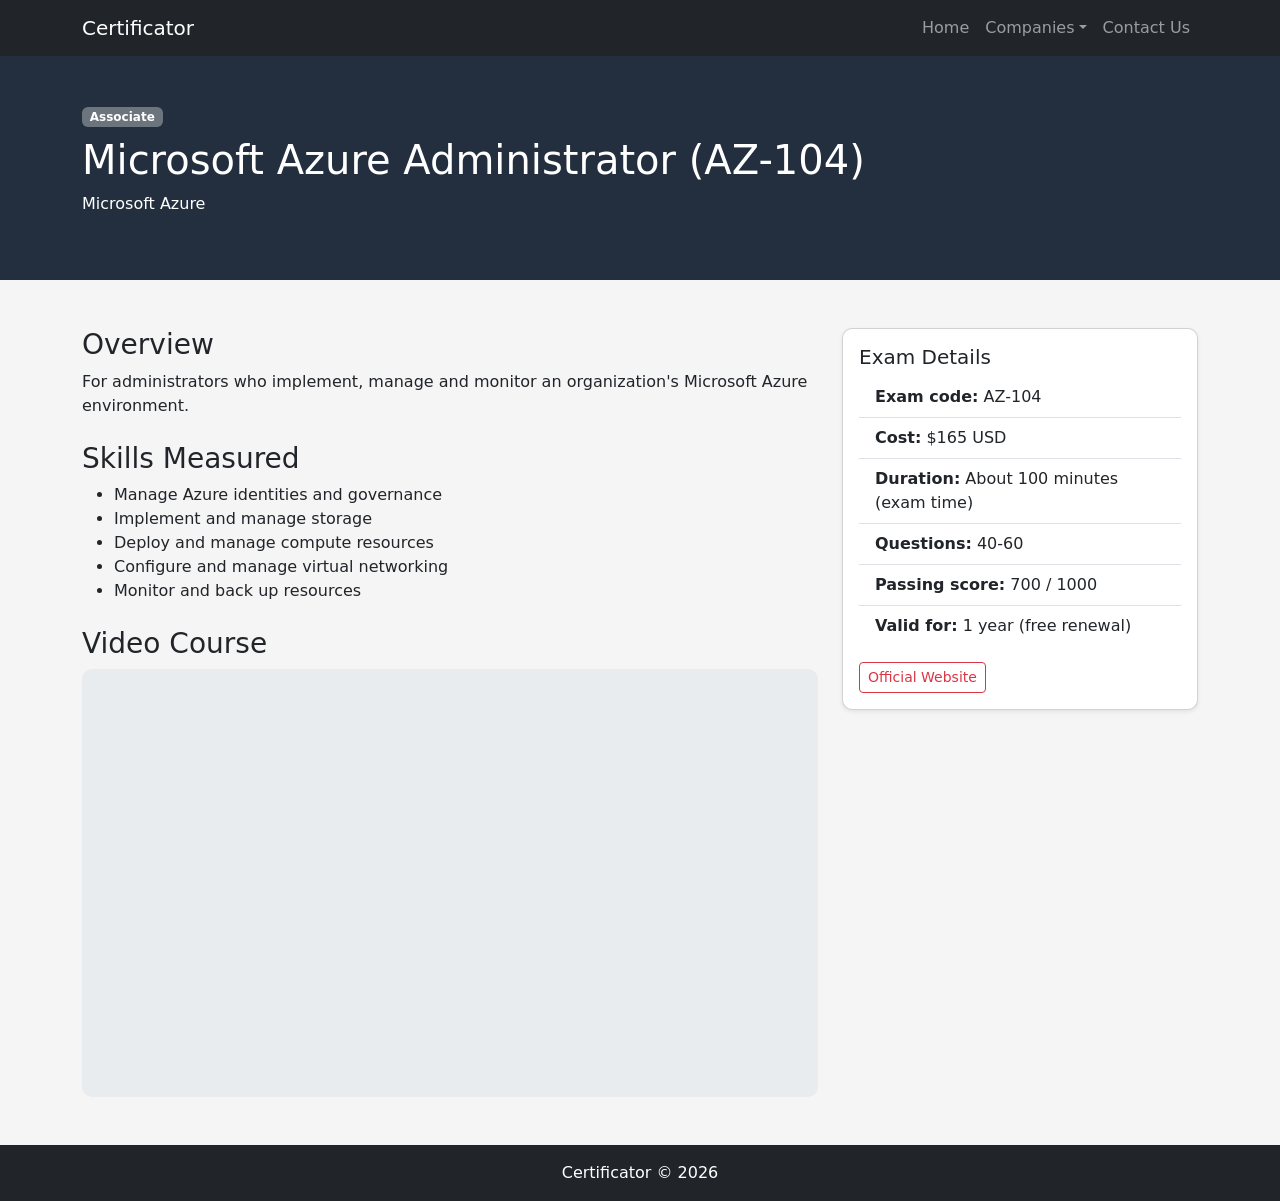
<file: Azure_cert/az104.html>
<!DOCTYPE html>
<html lang="en">

<head>
  <meta charset="UTF-8">
  <meta name="viewport" content="width=device-width, initial-scale=1">
  <title>Microsoft Azure Administrator</title>
  <link href="https://cdn.jsdelivr.net/npm/bootstrap@5.3.3/dist/css/bootstrap.min.css" rel="stylesheet">
  <link href="../style.css" rel="stylesheet">
</head>

<body>

  <nav class="navbar navbar-expand-lg navbar-dark bg-dark">
    <div class="container">
      <a class="navbar-brand" href="../index.html">Certificator</a>
      <button class="navbar-toggler" data-bs-toggle="collapse" data-bs-target="#menu"><span
          class="navbar-toggler-icon"></span></button>
      <div class="collapse navbar-collapse" id="menu">
        <ul class="navbar-nav ms-auto">
          <li class="nav-item"><a class="nav-link" href="../index.html">Home</a></li>
          <li class="nav-item dropdown">
            <a class="nav-link dropdown-toggle" href="#" data-bs-toggle="dropdown">Companies</a>
            <ul class="dropdown-menu">
              <li><a class="dropdown-item" href="../aws.html">AWS</a></li>
              <li><a class="dropdown-item" href="../azure.html">Azure</a></li>
              <li><a class="dropdown-item" href="../comptia.html">CompTIA</a></li>
            </ul>
          </li>
          <li class="nav-item"><a class="nav-link" href="../contact.html">Contact Us</a></li>
        </ul>
      </div>
    </div>
  </nav>

  <div class="hero-box hero-az104 py-5">
    <div class="container">
      <span class="badge bg-secondary">Associate</span>
      <h1 class="mt-2">Microsoft Azure Administrator (AZ-104)</h1>
      <p>Microsoft Azure</p>
    </div>
  </div>

  <div class="container my-5">
    <div class="row g-4">
      <div class="col-12 col-lg-8">
        <h3>Overview</h3>
        <p>For administrators who implement, manage and monitor an organization's Microsoft Azure environment.</p>

        <h3 class="mt-4">Skills Measured</h3>
        <ul>
          <li>Manage Azure identities and governance</li>
          <li>Implement and manage storage</li>
          <li>Deploy and manage compute resources</li>
          <li>Configure and manage virtual networking</li>
          <li>Monitor and back up resources</li>
        </ul>

        <h3 class="mt-4">Video Course</h3>
        <div class="video-box p-3">
          <div class="ratio ratio-16x9">
            <iframe src="https://www.youtube.com/embed/10PbGbTUSAg" allowfullscreen></iframe>
          </div>
        </div>
      </div>

      <div class="col-12 col-lg-4">
        <div class="card shadow-sm cert-card">
          <div class="card-body">
            <h5>Exam Details</h5>
            <ul class="list-group list-group-flush">
              <li class="list-group-item"><strong>Exam code:</strong> AZ-104</li>
              <li class="list-group-item"><strong>Cost:</strong> $165 USD</li>
              <li class="list-group-item"><strong>Duration:</strong> About 100 minutes (exam time)</li>
              <li class="list-group-item"><strong>Questions:</strong> 40-60</li>
              <li class="list-group-item"><strong>Passing score:</strong> 700 / 1000</li>
              <li class="list-group-item"><strong>Valid for:</strong> 1 year (free renewal)</li>
            </ul>
            <a href="https://learn.microsoft.com/credentials/certifications/" target="_blank"
              class="btn btn-outline-danger btn-sm mt-3">Official Website</a>
          </div>
        </div>
      </div>
    </div>
  </div>

  <footer class="bg-dark text-white text-center py-3">Certificator &copy; 2026</footer>
  <script src="https://cdn.jsdelivr.net/npm/bootstrap@5.3.3/dist/js/bootstrap.bundle.min.js"></script>
</body>

</html>
</file>
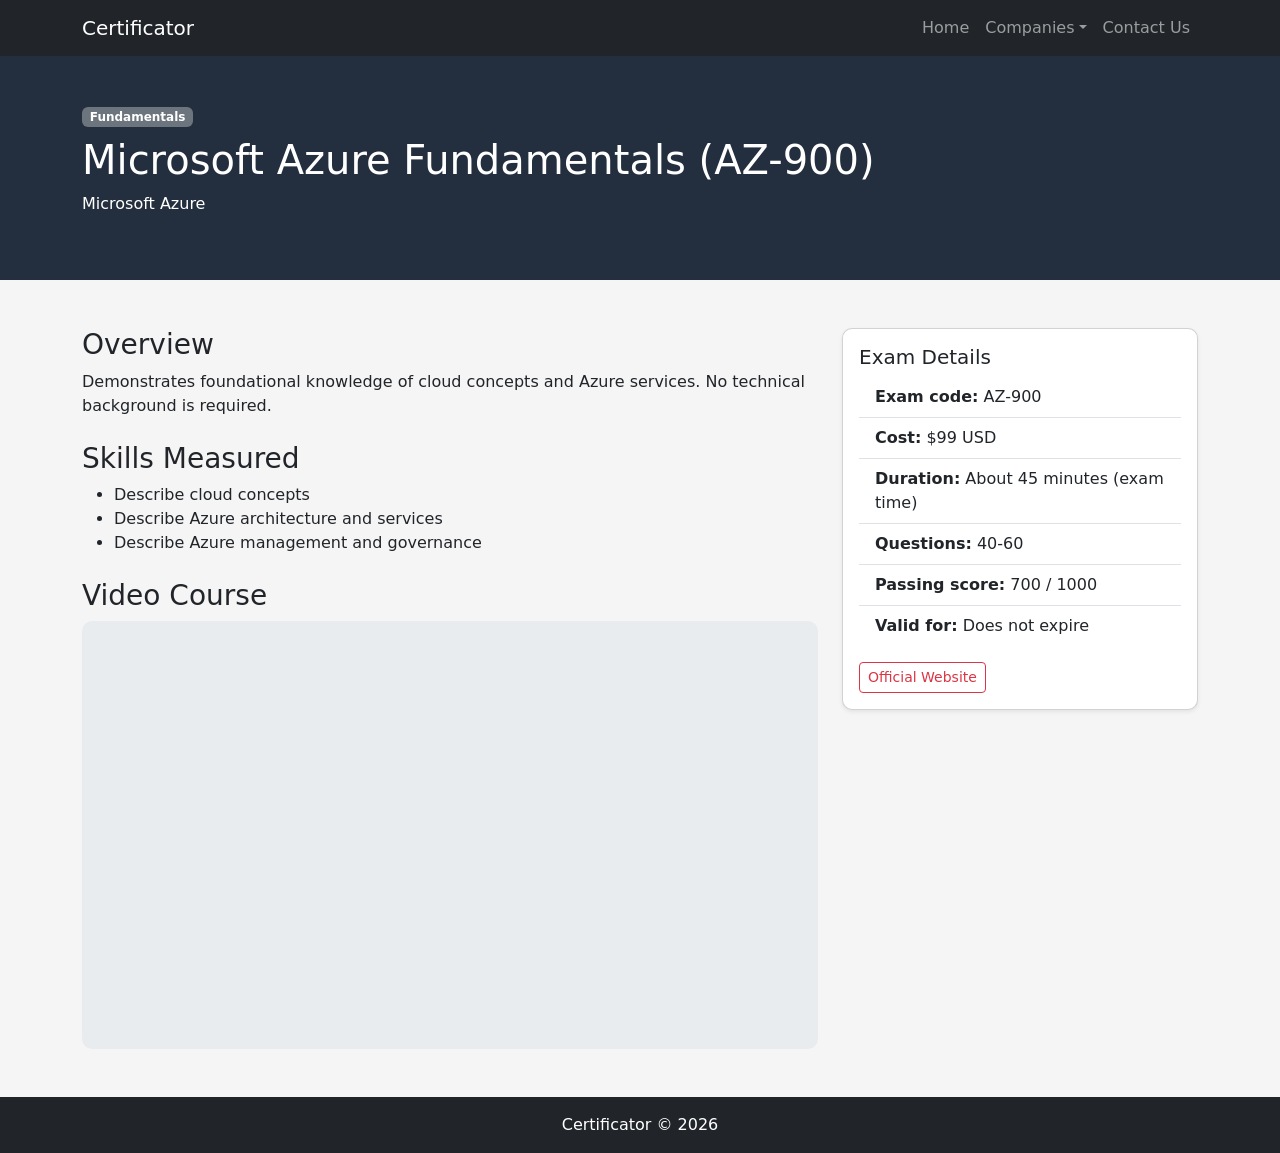
<file: Azure_cert/az900.html>
<!DOCTYPE html>
<html lang="en">

<head>
  <meta charset="UTF-8">
  <meta name="viewport" content="width=device-width, initial-scale=1">
  <title>Microsoft Azure Fundamentals</title>
  <link href="https://cdn.jsdelivr.net/npm/bootstrap@5.3.3/dist/css/bootstrap.min.css" rel="stylesheet">
  <link href="../style.css" rel="stylesheet">
</head>

<body>

  <nav class="navbar navbar-expand-lg navbar-dark bg-dark">
    <div class="container">
      <a class="navbar-brand" href="../index.html">Certificator</a>
      <button class="navbar-toggler" data-bs-toggle="collapse" data-bs-target="#menu"><span
          class="navbar-toggler-icon"></span></button>
      <div class="collapse navbar-collapse" id="menu">
        <ul class="navbar-nav ms-auto">
          <li class="nav-item"><a class="nav-link" href="../index.html">Home</a></li>
          <li class="nav-item dropdown">
            <a class="nav-link dropdown-toggle" href="#" data-bs-toggle="dropdown">Companies</a>
            <ul class="dropdown-menu">
              <li><a class="dropdown-item" href="../aws.html">AWS</a></li>
              <li><a class="dropdown-item" href="../azure.html">Azure</a></li>
              <li><a class="dropdown-item" href="../comptia.html">CompTIA</a></li>
            </ul>
          </li>
          <li class="nav-item"><a class="nav-link" href="../contact.html">Contact Us</a></li>
        </ul>
      </div>
    </div>
  </nav>

  <div class="hero-box hero-az900 py-5">
    <div class="container">
      <span class="badge bg-secondary">Fundamentals</span>
      <h1 class="mt-2">Microsoft Azure Fundamentals (AZ-900)</h1>
      <p>Microsoft Azure</p>
    </div>
  </div>

  <div class="container my-5">
    <div class="row g-4">
      <div class="col-12 col-lg-8">
        <h3>Overview</h3>
        <p>Demonstrates foundational knowledge of cloud concepts and Azure services. No technical background is
          required.</p>

        <h3 class="mt-4">Skills Measured</h3>
        <ul>
          <li>Describe cloud concepts</li>
          <li>Describe Azure architecture and services</li>
          <li>Describe Azure management and governance</li>
        </ul>

        <h3 class="mt-4">Video Course</h3>
        <div class="video-box p-3">
          <div class="ratio ratio-16x9">
            <iframe src="https://www.youtube.com/embed/5abffC-K40c" allowfullscreen></iframe>
          </div>
        </div>
      </div>

      <div class="col-12 col-lg-4">
        <div class="card shadow-sm cert-card">
          <div class="card-body">
            <h5>Exam Details</h5>
            <ul class="list-group list-group-flush">
              <li class="list-group-item"><strong>Exam code:</strong> AZ-900</li>
              <li class="list-group-item"><strong>Cost:</strong> $99 USD</li>
              <li class="list-group-item"><strong>Duration:</strong> About 45 minutes (exam time)</li>
              <li class="list-group-item"><strong>Questions:</strong> 40-60</li>
              <li class="list-group-item"><strong>Passing score:</strong> 700 / 1000</li>
              <li class="list-group-item"><strong>Valid for:</strong> Does not expire</li>
            </ul>
            <a href="https://learn.microsoft.com/credentials/certifications/" target="_blank"
              class="btn btn-outline-danger btn-sm mt-3">Official Website</a>
          </div>
        </div>
      </div>
    </div>
  </div>

  <footer class="bg-dark text-white text-center py-3">Certificator &copy; 2026</footer>
  <script src="https://cdn.jsdelivr.net/npm/bootstrap@5.3.3/dist/js/bootstrap.bundle.min.js"></script>
</body>
<html>
</html>
</file>
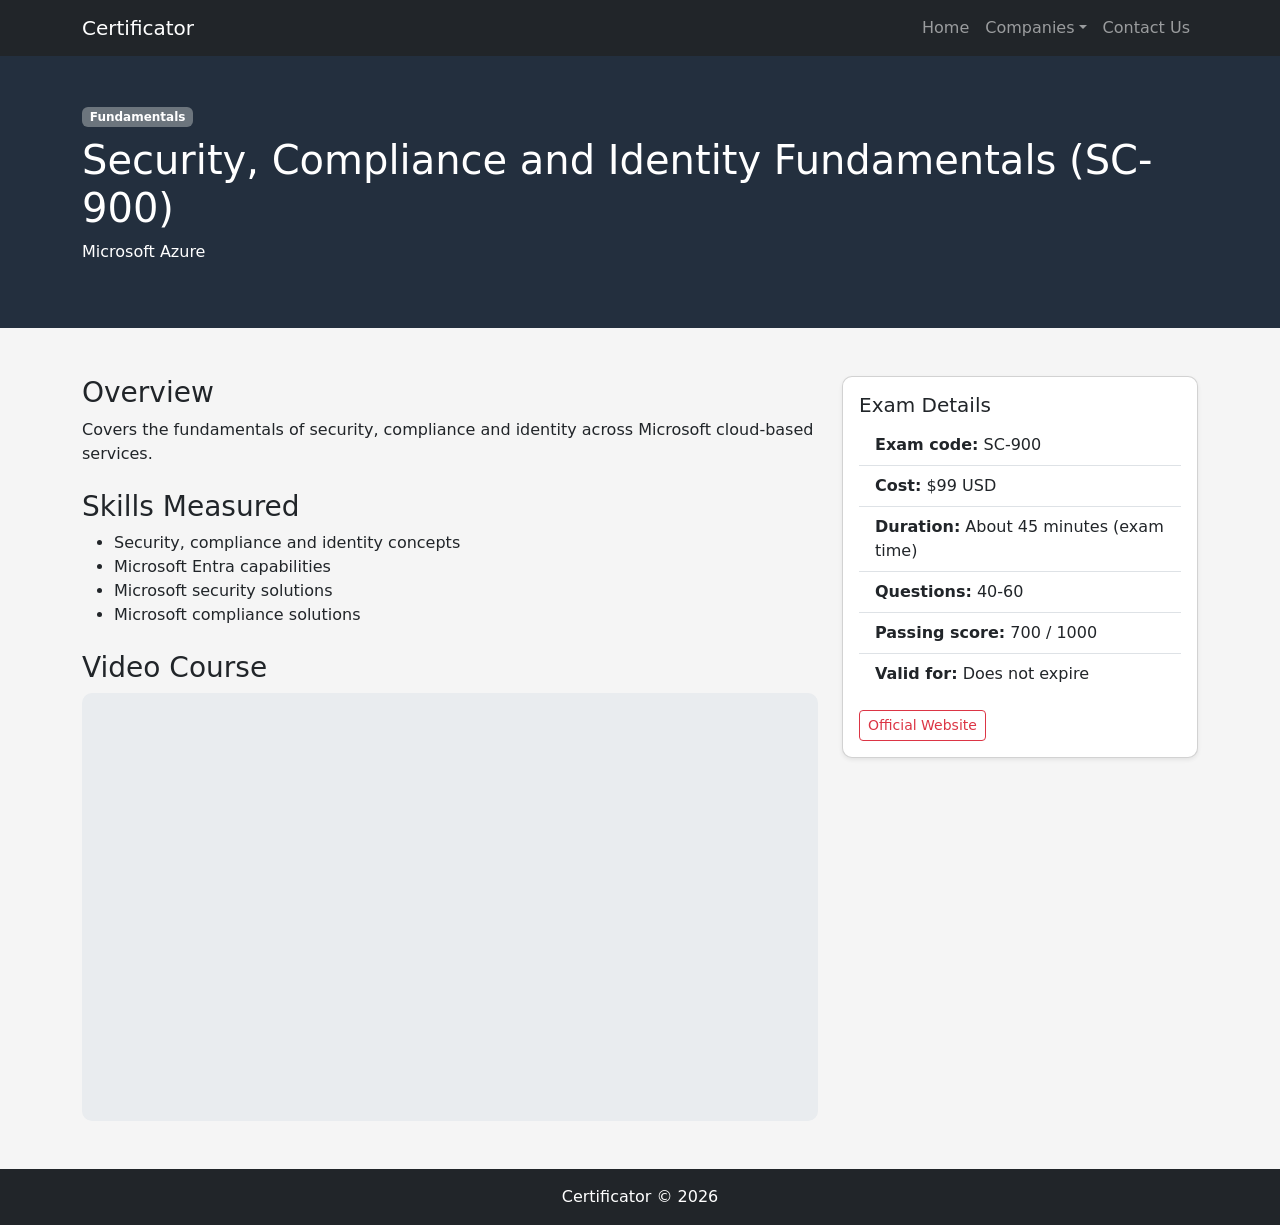
<file: Azure_cert/sc900.html>
<!DOCTYPE html>
<html lang="en">

<head>
  <meta charset="UTF-8">
  <meta name="viewport" content="width=device-width, initial-scale=1">
  <title>Security, Compliance and Identity Fundamentals</title>
  <link href="https://cdn.jsdelivr.net/npm/bootstrap@5.3.3/dist/css/bootstrap.min.css" rel="stylesheet">
  <link href="../style.css" rel="stylesheet">
</head>

<body>

  <nav class="navbar navbar-expand-lg navbar-dark bg-dark">
    <div class="container">
      <a class="navbar-brand" href="../index.html">Certificator</a>
      <button class="navbar-toggler" data-bs-toggle="collapse" data-bs-target="#menu"><span
          class="navbar-toggler-icon"></span></button>
      <div class="collapse navbar-collapse" id="menu">
        <ul class="navbar-nav ms-auto">
          <li class="nav-item"><a class="nav-link" href="../index.html">Home</a></li>
          <li class="nav-item dropdown">
            <a class="nav-link dropdown-toggle" href="#" data-bs-toggle="dropdown">Companies</a>
            <ul class="dropdown-menu">
              <li><a class="dropdown-item" href="../aws.html">AWS</a></li>
              <li><a class="dropdown-item" href="../azure.html">Azure</a></li>
              <li><a class="dropdown-item" href="../comptia.html">CompTIA</a></li>
            </ul>
          </li>
          <li class="nav-item"><a class="nav-link" href="../contact.html">Contact Us</a></li>
        </ul>
      </div>
    </div>
  </nav>

  <div class="hero-box hero-sc900 py-5">
    <div class="container">
      <span class="badge bg-secondary">Fundamentals</span>
      <h1 class="mt-2">Security, Compliance and Identity Fundamentals (SC-900)</h1>
      <p>Microsoft Azure</p>
    </div>
  </div>

  <div class="container my-5">
    <div class="row g-4">
      <div class="col-12 col-lg-8">
        <h3>Overview</h3>
        <p>Covers the fundamentals of security, compliance and identity across Microsoft cloud-based services.</p>

        <h3 class="mt-4">Skills Measured</h3>
        <ul>
          <li>Security, compliance and identity concepts</li>
          <li>Microsoft Entra capabilities</li>
          <li>Microsoft security solutions</li>
          <li>Microsoft compliance solutions</li>
        </ul>

        <h3 class="mt-4">Video Course</h3>
        <div class="video-box p-3">
          <div class="ratio ratio-16x9">
            <iframe src="https://www.youtube.com/embed/LLKza5oULAA" allowfullscreen></iframe>
          </div>
        </div>
      </div>

      <div class="col-12 col-lg-4">
        <div class="card shadow-sm cert-card">
          <div class="card-body">
            <h5>Exam Details</h5>
            <ul class="list-group list-group-flush">
              <li class="list-group-item"><strong>Exam code:</strong> SC-900</li>
              <li class="list-group-item"><strong>Cost:</strong> $99 USD</li>
              <li class="list-group-item"><strong>Duration:</strong> About 45 minutes (exam time)</li>
              <li class="list-group-item"><strong>Questions:</strong> 40-60</li>
              <li class="list-group-item"><strong>Passing score:</strong> 700 / 1000</li>
              <li class="list-group-item"><strong>Valid for:</strong> Does not expire</li>
            </ul>
            <a href="https://learn.microsoft.com/credentials/certifications/" target="_blank"
              class="btn btn-outline-danger btn-sm mt-3">Official Website</a>
          </div>
        </div>
      </div>
    </div>
  </div>

  <footer class="bg-dark text-white text-center py-3">Certificator &copy; 2026</footer>
  <script src="https://cdn.jsdelivr.net/npm/bootstrap@5.3.3/dist/js/bootstrap.bundle.min.js"></script>
</body>

</html>
</file>
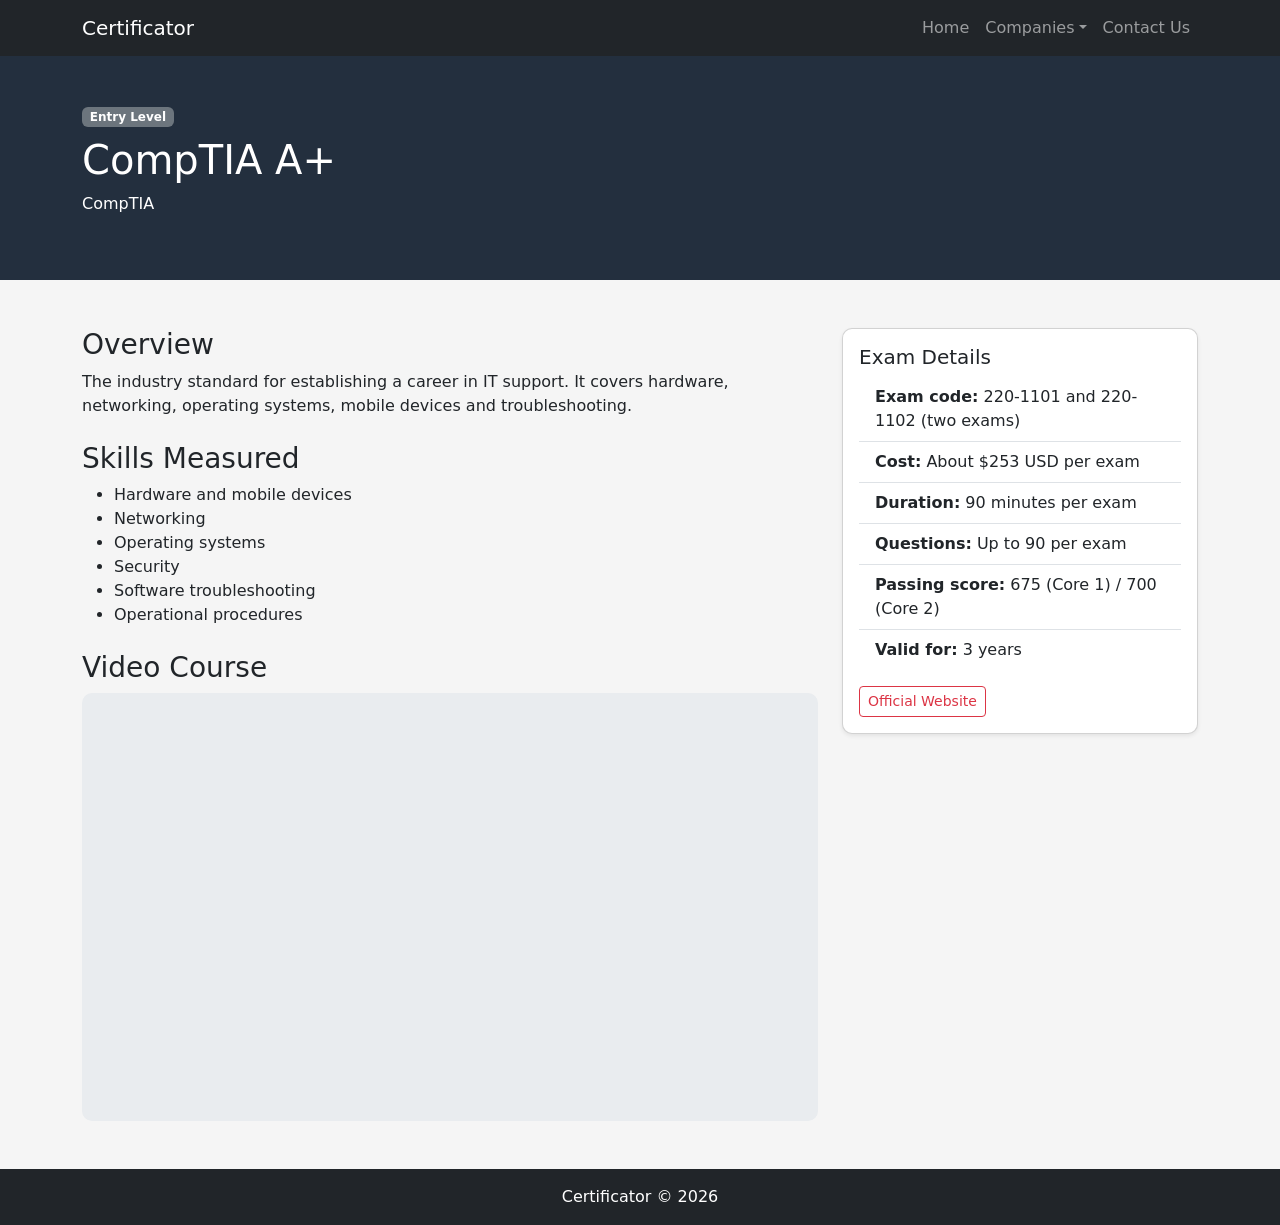
<file: CompTia_cert/aplus.html>
<!DOCTYPE html>
<html lang="en">
<head>
  <meta charset="UTF-8">
  <meta name="viewport" content="width=device-width, initial-scale=1">
  <title>CompTIA A+</title>
  <link href="https://cdn.jsdelivr.net/npm/bootstrap@5.3.3/dist/css/bootstrap.min.css" rel="stylesheet">
  <link href="../style.css" rel="stylesheet">
</head>
<body>

<nav class="navbar navbar-expand-lg navbar-dark bg-dark">
  <div class="container">
    <a class="navbar-brand" href="../index.html">Certificator</a>
    <button class="navbar-toggler" data-bs-toggle="collapse" data-bs-target="#menu"><span class="navbar-toggler-icon"></span></button>
    <div class="collapse navbar-collapse" id="menu">
      <ul class="navbar-nav ms-auto">
        <li class="nav-item"><a class="nav-link" href="../index.html">Home</a></li>
        <li class="nav-item dropdown">
          <a class="nav-link dropdown-toggle" href="#" data-bs-toggle="dropdown">Companies</a>
          <ul class="dropdown-menu">
            <li><a class="dropdown-item" href="../aws.html">AWS</a></li>
            <li><a class="dropdown-item" href="../azure.html">Azure</a></li>
            <li><a class="dropdown-item" href="../comptia.html">CompTIA</a></li>
          </ul>
        </li>
        <li class="nav-item"><a class="nav-link" href="../contact.html">Contact Us</a></li>
      </ul>
    </div>
  </div>
</nav>

<div class="hero-box hero-aplus py-5">
  <div class="container">
    <span class="badge bg-secondary">Entry Level</span>
    <h1 class="mt-2">CompTIA A+</h1>
    <p>CompTIA</p>
  </div>
</div>

<div class="container my-5">
  <div class="row g-4">
    <div class="col-12 col-lg-8">
      <h3>Overview</h3>
      <p>The industry standard for establishing a career in IT support. It covers hardware, networking, operating systems, mobile devices and troubleshooting.</p>

      <h3 class="mt-4">Skills Measured</h3>
      <ul>
        <li>Hardware and mobile devices</li>
        <li>Networking</li>
        <li>Operating systems</li>
        <li>Security</li>
        <li>Software troubleshooting</li>
        <li>Operational procedures</li>
      </ul>

      <h3 class="mt-4">Video Course</h3>
      <div class="video-box p-3">
        <div class="ratio ratio-16x9">
          <iframe src="https://www.youtube.com/embed/OMk0RZA5mE8" allowfullscreen></iframe>
        </div>
      </div>
    </div>

    <div class="col-12 col-lg-4">
      <div class="card shadow-sm cert-card">
        <div class="card-body">
          <h5>Exam Details</h5>
          <ul class="list-group list-group-flush">
            <li class="list-group-item"><strong>Exam code:</strong> 220-1101 and 220-1102 (two exams)</li>
            <li class="list-group-item"><strong>Cost:</strong> About $253 USD per exam</li>
            <li class="list-group-item"><strong>Duration:</strong> 90 minutes per exam</li>
            <li class="list-group-item"><strong>Questions:</strong> Up to 90 per exam</li>
            <li class="list-group-item"><strong>Passing score:</strong> 675 (Core 1) / 700 (Core 2)</li>
            <li class="list-group-item"><strong>Valid for:</strong> 3 years</li>
          </ul>
          <a href="https://www.comptia.org/certifications" target="_blank" class="btn btn-outline-danger btn-sm mt-3">Official Website</a>
        </div>
      </div>
    </div>
  </div>
</div>

<footer class="bg-dark text-white text-center py-3">Certificator &copy; 2026</footer>
<script src="https://cdn.jsdelivr.net/npm/bootstrap@5.3.3/dist/js/bootstrap.bundle.min.js"></script>
</body>
</html>
</file>
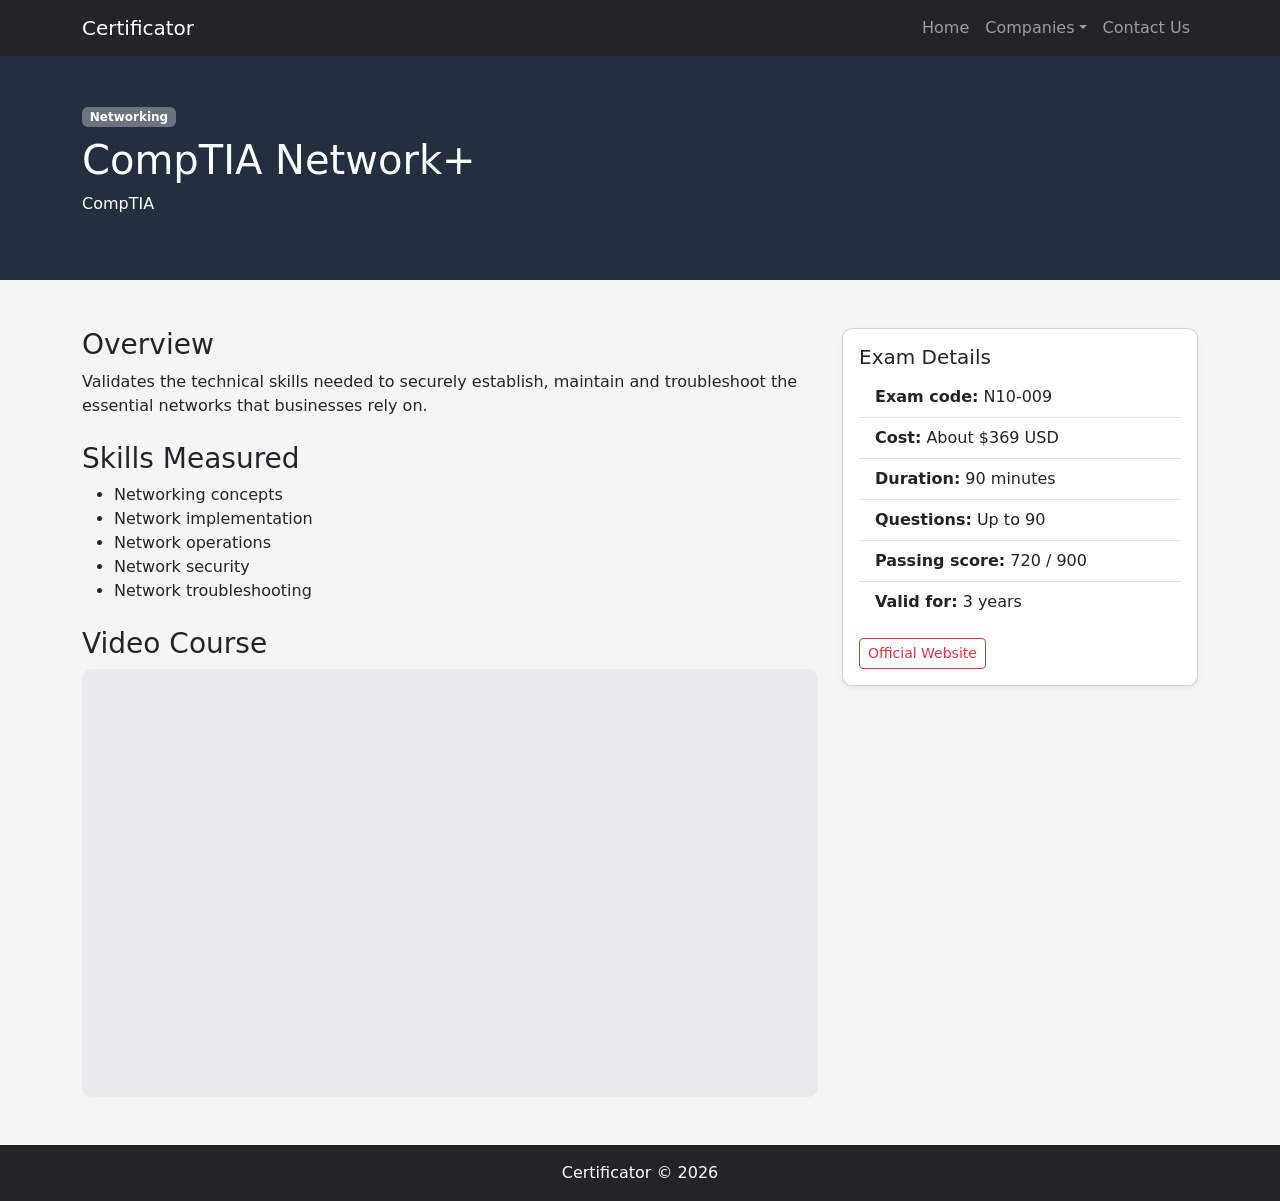
<file: CompTia_cert/netplus.html>
<!DOCTYPE html>
<html lang="en">

<head>
  <meta charset="UTF-8">
  <meta name="viewport" content="width=device-width, initial-scale=1">
  <title>CompTIA Network+</title>
  <link href="https://cdn.jsdelivr.net/npm/bootstrap@5.3.3/dist/css/bootstrap.min.css" rel="stylesheet">
  <link href="../style.css" rel="stylesheet">
</head>

<body>

  <nav class="navbar navbar-expand-lg navbar-dark bg-dark">
    <div class="container">
      <a class="navbar-brand" href="../index.html">Certificator</a>
      <button class="navbar-toggler" data-bs-toggle="collapse" data-bs-target="#menu"><span
          class="navbar-toggler-icon"></span></button>
      <div class="collapse navbar-collapse" id="menu">
        <ul class="navbar-nav ms-auto">
          <li class="nav-item"><a class="nav-link" href="../index.html">Home</a></li>
          <li class="nav-item dropdown">
            <a class="nav-link dropdown-toggle" href="#" data-bs-toggle="dropdown">Companies</a>
            <ul class="dropdown-menu">
              <li><a class="dropdown-item" href="../aws.html">AWS</a></li>
              <li><a class="dropdown-item" href="../azure.html">Azure</a></li>
              <li><a class="dropdown-item" href="../comptia.html">CompTIA</a></li>
            </ul>
          </li>
          <li class="nav-item"><a class="nav-link" href="../contact.html">Contact Us</a></li>
        </ul>
      </div>
    </div>
  </nav>

  <div class="hero-box hero-netplus py-5">
    <div class="container">
      <span class="badge bg-secondary">Networking</span>
      <h1 class="mt-2">CompTIA Network+</h1>
      <p>CompTIA</p>
    </div>
  </div>

  <div class="container my-5">
    <div class="row g-4">
      <div class="col-12 col-lg-8">
        <h3>Overview</h3>
        <p>Validates the technical skills needed to securely establish, maintain and troubleshoot the essential networks
          that businesses rely on.</p>

        <h3 class="mt-4">Skills Measured</h3>
        <ul>
          <li>Networking concepts</li>
          <li>Network implementation</li>
          <li>Network operations</li>
          <li>Network security</li>
          <li>Network troubleshooting</li>
        </ul>

        <h3 class="mt-4">Video Course</h3>
        <div class="video-box p-3">
          <div class="ratio ratio-16x9">
            <iframe src="https://www.youtube.com/embed/CY4hn70K3r8" allowfullscreen></iframe>
          </div>
        </div>
      </div>

      <div class="col-12 col-lg-4">
        <div class="card shadow-sm cert-card">
          <div class="card-body">
            <h5>Exam Details</h5>
            <ul class="list-group list-group-flush">
              <li class="list-group-item"><strong>Exam code:</strong> N10-009</li>
              <li class="list-group-item"><strong>Cost:</strong> About $369 USD</li>
              <li class="list-group-item"><strong>Duration:</strong> 90 minutes</li>
              <li class="list-group-item"><strong>Questions:</strong> Up to 90</li>
              <li class="list-group-item"><strong>Passing score:</strong> 720 / 900</li>
              <li class="list-group-item"><strong>Valid for:</strong> 3 years</li>
            </ul>
            <a href="https://www.comptia.org/certifications" target="_blank"
              class="btn btn-outline-danger btn-sm mt-3">Official Website</a>
          </div>
        </div>
      </div>
    </div>
  </div>

  <footer class="bg-dark text-white text-center py-3">Certificator &copy; 2026</footer>
  <script src="https://cdn.jsdelivr.net/npm/bootstrap@5.3.3/dist/js/bootstrap.bundle.min.js"></script>
</body>

</html>
</file>
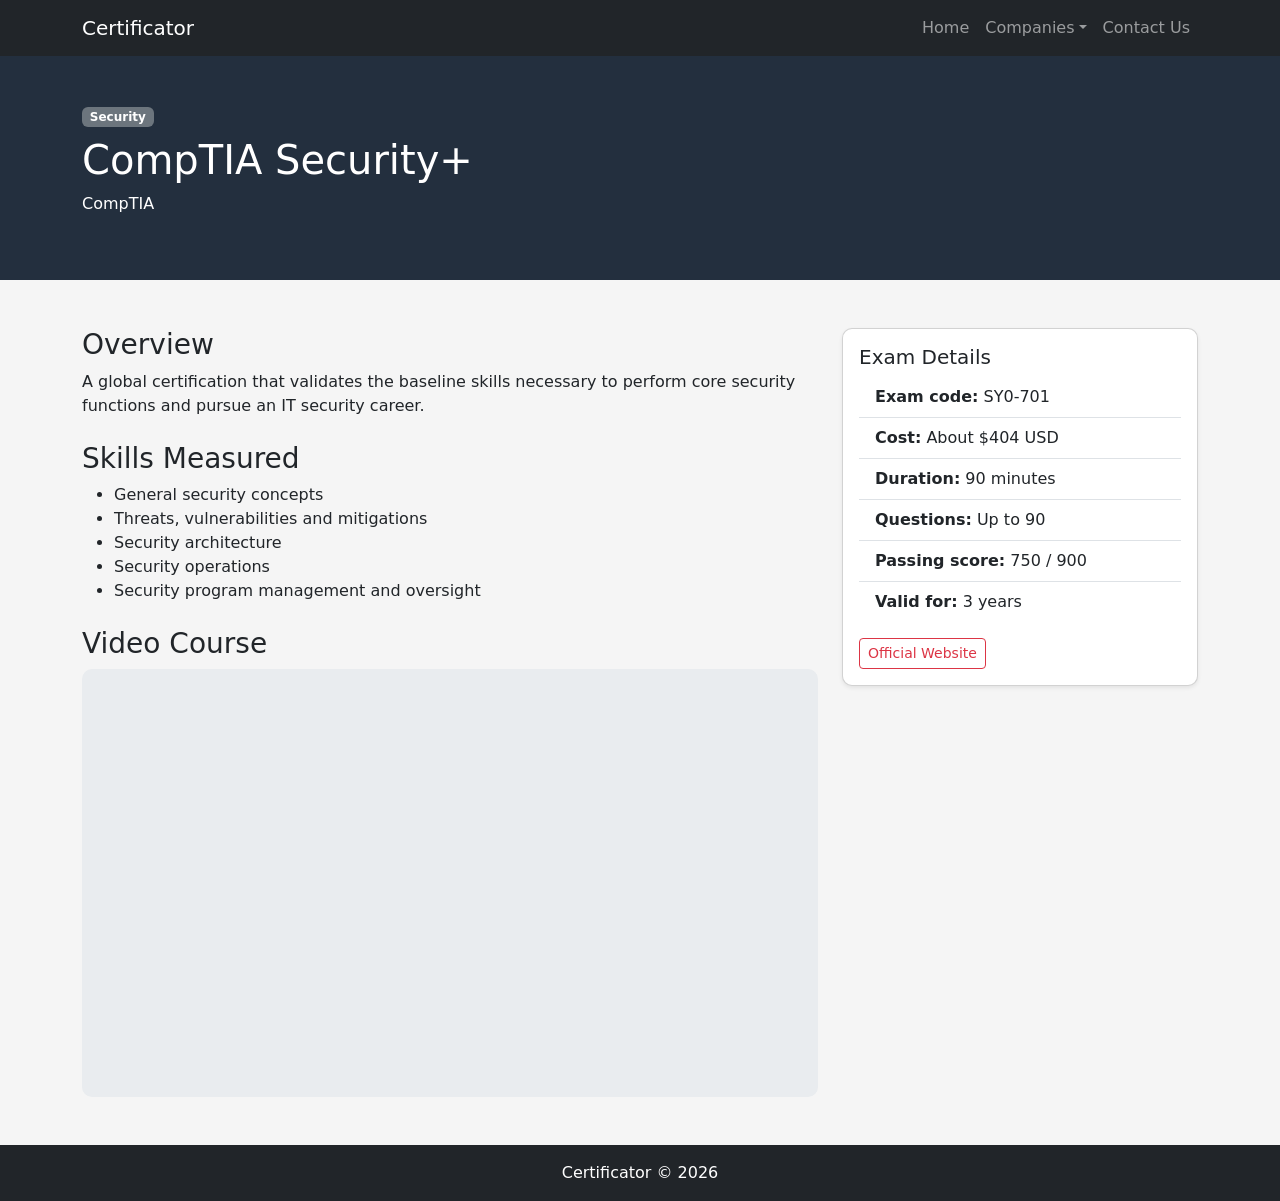
<file: CompTia_cert/secplus.html>
<!DOCTYPE html>
<html lang="en">

<head>
  <meta charset="UTF-8">
  <meta name="viewport" content="width=device-width, initial-scale=1">
  <title>CompTIA Security+</title>
  <link href="https://cdn.jsdelivr.net/npm/bootstrap@5.3.3/dist/css/bootstrap.min.css" rel="stylesheet">
  <link href="../style.css" rel="stylesheet">
</head>

<body>

  <nav class="navbar navbar-expand-lg navbar-dark bg-dark">
    <div class="container">
      <a class="navbar-brand" href="../index.html">Certificator</a>
      <button class="navbar-toggler" data-bs-toggle="collapse" data-bs-target="#menu"><span
          class="navbar-toggler-icon"></span></button>
      <div class="collapse navbar-collapse" id="menu">
        <ul class="navbar-nav ms-auto">
          <li class="nav-item"><a class="nav-link" href="../index.html">Home</a></li>
          <li class="nav-item dropdown">
            <a class="nav-link dropdown-toggle" href="#" data-bs-toggle="dropdown">Companies</a>
            <ul class="dropdown-menu">
              <li><a class="dropdown-item" href="../aws.html">AWS</a></li>
              <li><a class="dropdown-item" href="../azure.html">Azure</a></li>
              <li><a class="dropdown-item" href="../comptia.html">CompTIA</a></li>
            </ul>
          </li>
          <li class="nav-item"><a class="nav-link" href="../contact.html">Contact Us</a></li>
        </ul>
      </div>
    </div>
  </nav>

  <div class="hero-box hero-secplus py-5">
    <div class="container">
      <span class="badge bg-secondary">Security</span>
      <h1 class="mt-2">CompTIA Security+</h1>
      <p>CompTIA</p>
    </div>
  </div>

  <div class="container my-5">
    <div class="row g-4">
      <div class="col-12 col-lg-8">
        <h3>Overview</h3>
        <p>A global certification that validates the baseline skills necessary to perform core security functions and
          pursue an IT security career.</p>

        <h3 class="mt-4">Skills Measured</h3>
        <ul>
          <li>General security concepts</li>
          <li>Threats, vulnerabilities and mitigations</li>
          <li>Security architecture</li>
          <li>Security operations</li>
          <li>Security program management and oversight</li>
        </ul>

        <h3 class="mt-4">Video Course</h3>
        <div class="video-box p-3">
          <div class="ratio ratio-16x9">
            <iframe src="https://www.youtube.com/embed/O4pJeXgOJDs" allowfullscreen></iframe>
          </div>
        </div>
      </div>

      <div class="col-12 col-lg-4">
        <div class="card shadow-sm cert-card">
          <div class="card-body">
            <h5>Exam Details</h5>
            <ul class="list-group list-group-flush">
              <li class="list-group-item"><strong>Exam code:</strong> SY0-701</li>
              <li class="list-group-item"><strong>Cost:</strong> About $404 USD</li>
              <li class="list-group-item"><strong>Duration:</strong> 90 minutes</li>
              <li class="list-group-item"><strong>Questions:</strong> Up to 90</li>
              <li class="list-group-item"><strong>Passing score:</strong> 750 / 900</li>
              <li class="list-group-item"><strong>Valid for:</strong> 3 years</li>
            </ul>
            <a href="https://www.comptia.org/certifications" target="_blank"
              class="btn btn-outline-danger btn-sm mt-3">Official Website</a>
          </div>
        </div>
      </div>
    </div>
  </div>

  <footer class="bg-dark text-white text-center py-3">Certificator &copy; 2026</footer>
  <script src="https://cdn.jsdelivr.net/npm/bootstrap@5.3.3/dist/js/bootstrap.bundle.min.js"></script>
</body>

</html>
</file>
<file: style.css>
body { background: #f5f5f5; }

.cert-card { border-radius: 10px; overflow: hidden; }

.banner-title {
  position: absolute;
  top: 12px; left: 50%;
  transform: translateX(-50%);
  background: rgba(120, 75, 35, 0.85);
  color: #fff;
  font-weight: 600;
  padding: 3px 12px;
  border-radius: 6px;
  white-space: nowrap;
  z-index: 3;
}

.building::before, .building::after {
  content: "";
  position: absolute;
  bottom: 0;
  width: 28px; height: 75px;
  background: #8a5a30;
}
.building::before { left: -10px; }
.building::after { right: -10px; }

.aws .building { background: #e08a1e; }
.aws .building::before, .aws .building::after { background: #b86d12; }
.azure .building { background: #3b82c4; }
.azure .building::before, .azure .building::after { background: #2a639c; }
.comptia .building { background: #c9453b; }
.comptia .building::before, .comptia .building::after { background: #9c322a; }

.hero-box { background: #232f3e; color: #fff; }
.video-box { background: #e9ecef; border-radius: 10px; }

.banner-img {
  position: relative;
  height: 440px;
  background: #ddd;
}
.banner-img img {
  width: 100%;
  height: 100%;
  object-fit: cover;
  display: block;
}

.banner-img.logo img {
  object-fit: contain;
  padding: 20px;
  background: #fff;
}
</file>
